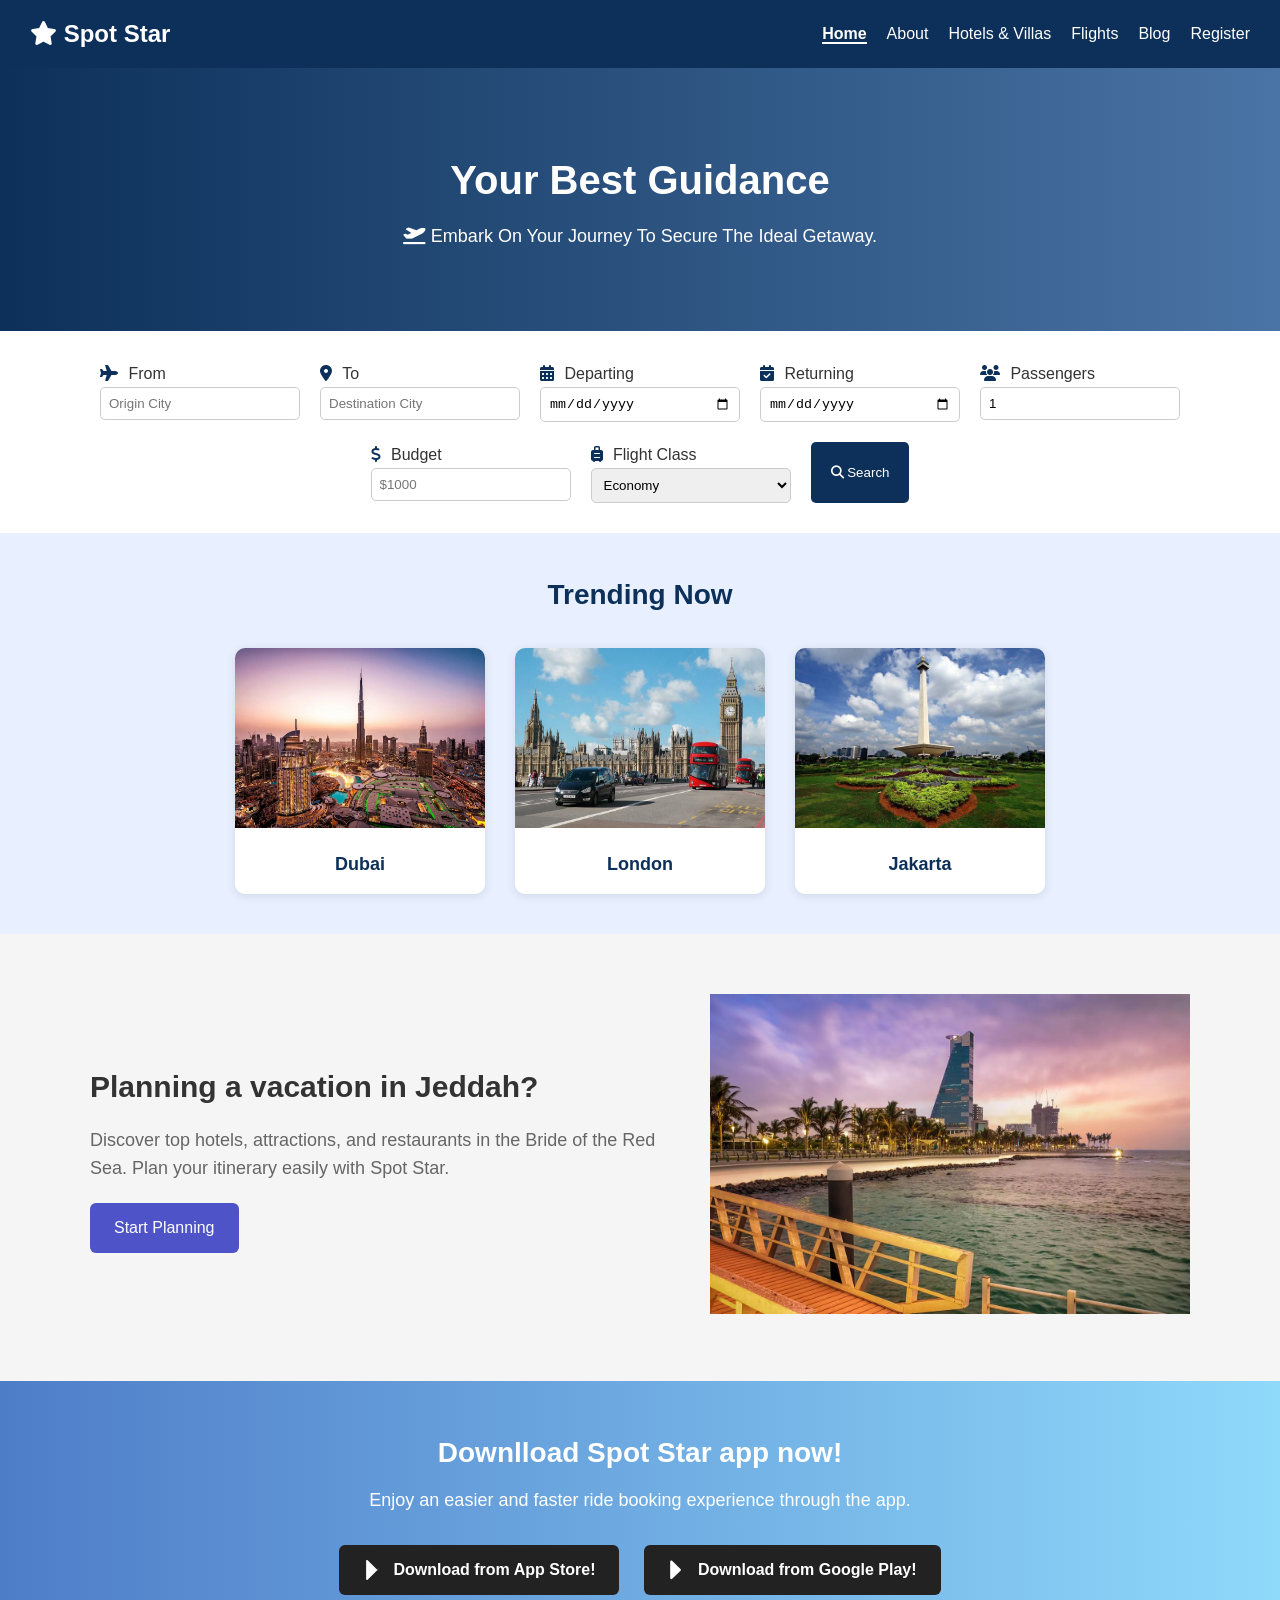
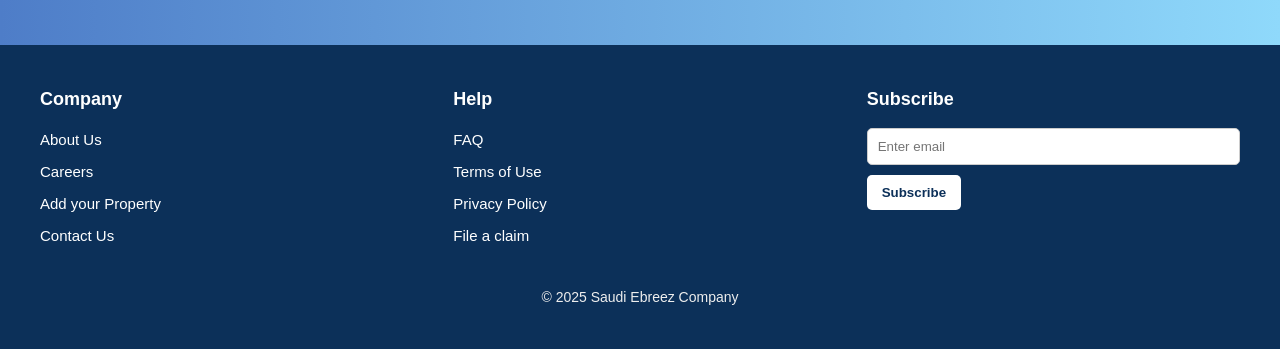
<file: Spot Star/index.html>
<!DOCTYPE html>
<html lang="en">
<head>
    <meta charset="UTF-8">
    <title>Home | Spot star</title>
    <link rel="stylesheet" href="style.css"/>
    <link rel="stylesheet" href="https://cdnjs.cloudflare.com/ajax/libs/font-awesome/6.4.0/css/all.min.css"/>
</head>
<body>
  <div class="wrapper">
    <!-- Header/Navbar -->
    <header>
        <div class="container nav-container">
            <div class="logo"><i class="fas fa-star"></i> Spot Star</div>
            <nav>
                <ul class="nav-links">
                    <li><a href="index.html" class="active">Home</a></li>
                    <li><a href="about.html">About</a></li>
                    <li><a href="hotels.html">Hotels & Villas</a></li>
                    <li><a href="flights.html">Flights</a></li>
                    <li><a href="blog.html">Blog</a></li>
                    <li><a href="register.php">Register</a></li>
                </ul>
            </nav>
        </div>
    </header>

    <!-- Hero Section -->
    <section class="hero">
        <div class="hero-text">
            <h1>Your Best Guidance</h1>
            <p><i class="fas fa-plane-departure"></i> Embark On Your Journey To Secure The Ideal Getaway.</p>
        </div>
    </section>

    <!-- Search Box -->
    <section class="search-section">
      <form class="search-form" action="results.html" method="get">
        <div class="input-group">
          <label><i class="fas fa-plane"></i> From</label>
          <input type="text" name="from" placeholder="Origin City">
        </div>
        <div class="input-group">
          <label><i class="fas fa-map-marker-alt"></i> To</label>
          <input type="text" name="to" placeholder="Destination City">
        </div>
        <div class="input-group">
          <label><i class="fas fa-calendar-alt"></i> Departing</label>
          <input type="date" name="depart">
        </div>
        <div class="input-group">
          <label><i class="fas fa-calendar-check"></i> Returning</label>
          <input type="date" name="return">
        </div>
        <div class="input-group">
          <label><i class="fas fa-users"></i> Passengers</label>
          <input type="number" name="passengers" min="1" value="1">
        </div>
        <div class="input-group">
          <label><i class="fas fa-dollar-sign"></i> Budget</label>
          <input type="number" name="budget" placeholder="$1000">
        </div>
        <div class="input-group">
          <label><i class="fas fa-suitcase-rolling"></i> Flight Class</label>
          <select name="class">
            <option>Economy</option>
            <option>Business</option>
            <option>First Class</option>
          </select>
        </div>
        <button type="submit" class="search-btn"><i class="fas fa-search"></i> Search</button>
      </form>      
    </section>

    <!-- Trending Section -->
<section class="trending">
    <h2>Trending Now</h2>
    <div class="destinations">
      <div class="destination-card">
        <img src="d.jpg" alt="Dubai">
        <h3>Dubai</h3>
      </div>
      <div class="destination-card">
        <img src="l.jpg" alt="London">
        <h3>London</h3>
      </div>
      <div class="destination-card">
        <img src="g.jpg" alt="Jakarta">
        <h3>Jakarta</h3>
      </div>
    </div>
  </section>  

<!--Vacation-->
<section class="vacation-jeddah">
    <div class="container">
      <div class="vacation-content">
        <div class="text">
          <h2>Planning a vacation in Jeddah?</h2>
          <p>Discover top hotels, attractions, and restaurants in the Bride of the Red Sea. Plan your itinerary easily with Spot Star.</p>
          <a href="#" class="btn">Start Planning</a>
        </div>
        <div class="image">
          <img src="j.jpg" alt="Vacation in Jeddah">
        </div>
      </div>
    </div>
  </section>
  
    <!--App Section-->
    <section class="download-app">
        <div class="container">
          <h2>Downlload Spot Star app now!</h2>
          <p>Enjoy an easier and faster ride booking experience through the app.</p>
          <div class="app-buttons">
            <a href="#" class="app-store">
              <svg xmlns="http://www.w3.org/2000/svg" width="20" height="20" fill="white" viewBox="0 0 384 512">
                <path d="M318.7 268.7L55.4 7.4C48.3.3 39.4-2.1 31.3.7S16 13.3 16 22.7V489.3c0 9.4 5.7 17.9 14.3 21.3c2.9 1.2 5.9 1.7 8.7 1.7c5.9 0 11.6-2.3 15.9-6.6l263.3-261.3c4.5-4.5 7-10.6 7-17s-2.5-12.5-7-17z"/>
              </svg>
              Download from App Store!
            </a>
            <a href="#" class="google-play">
              <svg xmlns="http://www.w3.org/2000/svg" width="20" height="20" fill="white" viewBox="0 0 512 512">
                <path d="M325.3 234.3L104.4 21.5C98.1 15.3 89.4 12.3 80.8 13.6c-8.6 1.4-16.2 6.4-20.5 13.9S56 47.5 56 56.7v398.5c0 9.2 3.4 17.9 9.3 24.5c5.9 6.6 14 10.3 22.4 10.3c4.3 0 8.6-1 12.6-2.9l220.9-212.8c5.6-5.4 8.8-12.9 8.8-20.7s-3.2-15.3-8.7-20.3z"/>
              </svg>
              Download from Google Play!
            </a>
          </div>
        </div>
      </section>      
      
    <!-- Footer -->
    <footer>
        <div class="footer-columns">
            <div>
                <h4>Company</h4>
                <ul>
                    <li><a href="#">About Us</a></li>
                    <li><a href="#">Careers</a></li>
                    <li><a href="#">Add your Property</a></li>
                    <li><a href="#">Contact Us</a></li>
                </ul>
            </div>
            <div>
                <h4>Help</h4>
                <ul>
                    <li><a href="#">FAQ</a></li>
                    <li><a href="#">Terms of Use</a></li>
                    <li><a href="#">Privacy Policy</a></li>
                    <li><a href="#">File a claim</a></li>
                </ul>
            </div>
            <div>
                <h4>Subscribe</h4>
                <input type="email" placeholder="Enter email">
                <button class="subscribe-btn">Subscribe</button>
            </div>
        </div>
        <p class="copyright">© 2025 Saudi Ebreez Company</p>
    </footer>
  </div>   
</body>
</html>
</file>
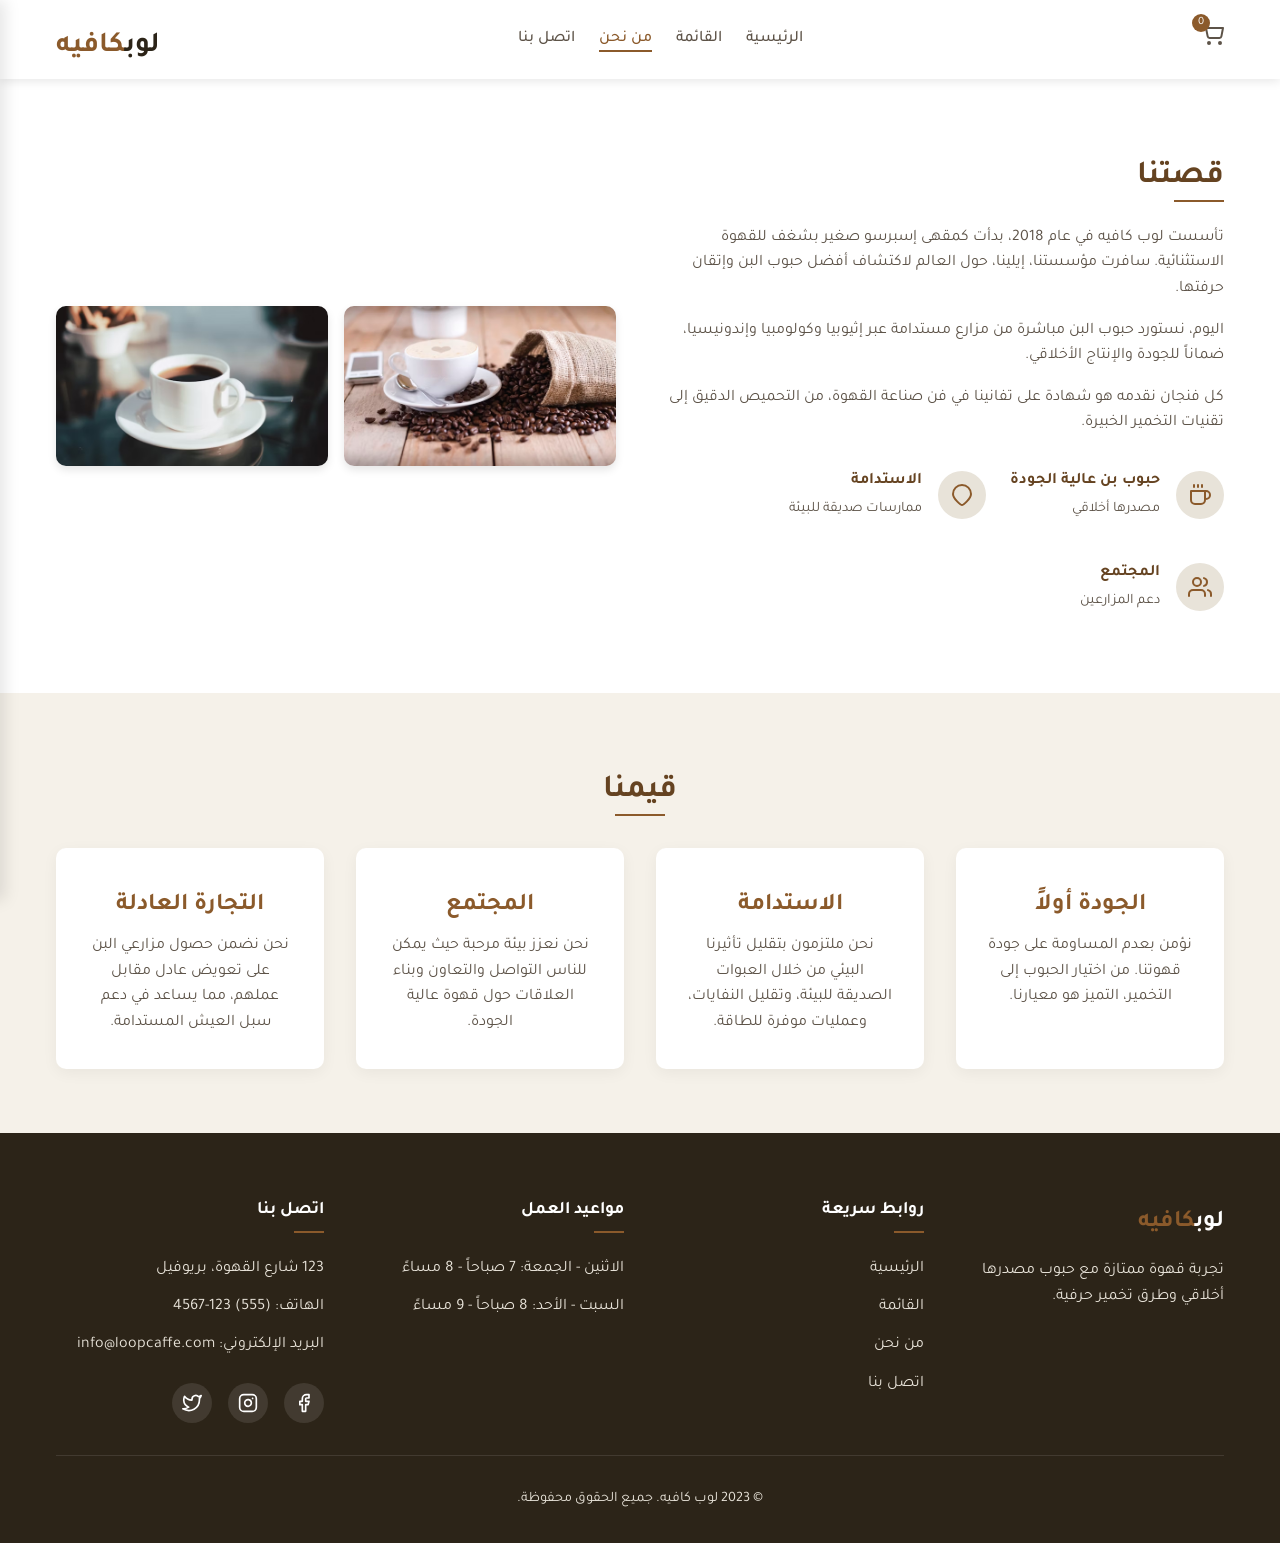
<file: Loop Cafe/about_ar.html>
<!DOCTYPE html>
<html lang="ar" dir="rtl">
<head>
  <meta charset="UTF-8">
  <meta name="viewport" content="width=device-width, initial-scale=1.0">
  <title>من نحن - لوب كافيه</title>
  <link rel="stylesheet" href="style.css">
  <link href="https://fonts.googleapis.com/css2?family=Playfair+Display:wght@400;700&family=Tajawal:wght@400;500;700&display=swap" rel="stylesheet">
</head>
<body>
  <header class="header">
    <div class="container">
      <div class="header-content">
        <div class="logo">
          <a href="index_ar.html">لوب<span>كافيه</span></a>
        </div>
        <nav class="main-nav">
          <ul>
            <li><a href="index_ar.html">الرئيسية</a></li>
            <li><a href="menu_ar.html">القائمة</a></li>
            <li><a href="about_ar.html" class="active">من نحن</a></li>
            <li><a href="contact_ar.html">اتصل بنا</a></li>
          </ul>
        </nav>
        <div class="header-icons">
          <div class="cart-icon" id="cart-icon">
            <svg xmlns="http://www.w3.org/2000/svg" width="24" height="24" viewBox="0 0 24 24" fill="none" stroke="currentColor" stroke-width="2" stroke-linecap="round" stroke-linejoin="round">
              <circle cx="9" cy="21" r="1"></circle>
              <circle cx="20" cy="21" r="1"></circle>
              <path d="M1 1h4l2.68 13.39a2 2 0 0 0 2 1.61h9.72a2 2 0 0 0 2-1.61L23 6H6"></path>
            </svg>
            <span class="cart-count" id="cart-count">0</span>
          </div>
          <button class="mobile-menu-btn" id="mobile-menu-toggle">
            <svg xmlns="http://www.w3.org/2000/svg" width="24" height="24" viewBox="0 0 24 24" fill="none" stroke="currentColor" stroke-width="2" stroke-linecap="round" stroke-linejoin="round">
              <line x1="3" y1="12" x2="21" y2="12"></line>
              <line x1="3" y1="6" x2="21" y2="6"></line>
              <line x1="3" y1="18" x2="21" y2="18"></line>
            </svg>
          </button>
        </div>
      </div>
      <div class="mobile-menu" id="mobile-menu">
        <nav>
          <a href="index_ar.html">الرئيسية</a>
          <a href="menu_ar.html">القائمة</a>
          <a href="about_ar.html">من نحن</a>
          <a href="contact_ar.html">اتصل بنا</a>
        </nav>
      </div>
    </div>
  </header>

  <main>
    <section id="about" class="about-section">
      <div class="container">
        <div class="about-grid">
          <div class="about-content">
            <h2>قصتنا</h2>
            <p>
              تأسست لوب كافيه في عام 2018، بدأت كمقهى إسبرسو صغير بشغف للقهوة الاستثنائية. 
              سافرت مؤسستنا، إيلينا، حول العالم لاكتشاف أفضل حبوب البن وإتقان حرفتها.
            </p>
            <p>
              اليوم، نستورد حبوب البن مباشرة من مزارع مستدامة عبر إثيوبيا وكولومبيا وإندونيسيا، 
              ضماناً للجودة والإنتاج الأخلاقي.
            </p>
            <p>
              كل فنجان نقدمه هو شهادة على تفانينا في فن صناعة القهوة، 
              من التحميص الدقيق إلى تقنيات التخمير الخبيرة.
            </p>
            
            <div class="about-features">
              <div class="feature">
                <div class="feature-icon">
                  <svg xmlns="http://www.w3.org/2000/svg" width="24" height="24" viewBox="0 0 24 24" fill="none" stroke="currentColor" stroke-width="2" stroke-linecap="round" stroke-linejoin="round">
                    <path d="M17 8h1a4 4 0 1 1 0 8h-1"></path>
                    <path d="M3 8h14v9a4 4 0 0 1-4 4H7a4 4 0 0 1-4-4V8z"></path>
                    <line x1="6" y1="2" x2="6" y2="4"></line>
                    <line x1="10" y1="2" x2="10" y2="4"></line>
                    <line x1="14" y1="2" x2="14" y2="4"></line>
                  </svg>
                </div>
                <div>
                  <h3>حبوب بن عالية الجودة</h3>
                  <p>مصدرها أخلاقي</p>
                </div>
              </div>
              
              <div class="feature">
                <div class="feature-icon">
                  <svg xmlns="http://www.w3.org/2000/svg" width="24" height="24" viewBox="0 0 24 24" fill="none" stroke="currentColor" stroke-width="2" stroke-linecap="round" stroke-linejoin="round">
                    <path d="M12 2a9 9 0 0 1 9 9c0 4.97-8 11-9 11S3 15.97 3 11a9 9 0 0 1 9-9z"></path>
                  </svg>
                </div>
                <div>
                  <h3>الاستدامة</h3>
                  <p>ممارسات صديقة للبيئة</p>
                </div>
              </div>
              
              <div class="feature">
                <div class="feature-icon">
                  <svg xmlns="http://www.w3.org/2000/svg" width="24" height="24" viewBox="0 0 24 24" fill="none" stroke="currentColor" stroke-width="2" stroke-linecap="round" stroke-linejoin="round">
                    <path d="M17 21v-2a4 4 0 0 0-4-4H5a4 4 0 0 0-4 4v2"></path>
                    <circle cx="9" cy="7" r="4"></circle>
                    <path d="M23 21v-2a4 4 0 0 0-3-3.87"></path>
                    <path d="M16 3.13a4 4 0 0 1 0 7.75"></path>
                  </svg>
                </div>
                <div>
                  <h3>المجتمع</h3>
                  <p>دعم المزارعين</p>
                </div>
              </div>
            </div>
          </div>
          
          <div class="about-images">
            <div class="image-grid">
              <img 
                src="البن.avif" 
                alt="داخل المقهى"
              />
              <img 
                src="كوب قهوة.avif" 
                alt="حبوب البن"
              />

        
            </div>
          </div>
        </div>
      </div>
    </section>
    
    <section class="values-section">
      <div class="container">
        <h2>قيمنا</h2>
        <div class="values-grid">
          <div class="value-card">
            <h3>الجودة أولاً</h3>
            <p>نؤمن بعدم المساومة على جودة قهوتنا. من اختيار الحبوب إلى التخمير، التميز هو معيارنا.</p>
          </div>
          
          <div class="value-card">
            <h3>الاستدامة</h3>
            <p>نحن ملتزمون بتقليل تأثيرنا البيئي من خلال العبوات الصديقة للبيئة، وتقليل النفايات، وعمليات موفرة للطاقة.</p>
          </div>
          
          <div class="value-card">
            <h3>المجتمع</h3>
            <p>نحن نعزز بيئة مرحبة حيث يمكن للناس التواصل والتعاون وبناء العلاقات حول قهوة عالية الجودة.</p>
          </div>
          
          <div class="value-card">
            <h3>التجارة العادلة</h3>
            <p>نحن نضمن حصول مزارعي البن على تعويض عادل مقابل عملهم، مما يساعد في دعم سبل العيش المستدامة.</p>
          </div>
        </div>
      </div>
    </section>
  </main>

  <footer class="footer">
    <div class="container">
      <div class="footer-content">
        <div class="footer-col">
          <h3 class="logo">لوب<span>كافيه</span></h3>
          <p>تجربة قهوة ممتازة مع حبوب مصدرها أخلاقي وطرق تخمير حرفية.</p>
        </div>

        <div class="footer-col">
          <h4>روابط سريعة</h4>
          <ul>
            <li><a href="index_ar.html">الرئيسية</a></li>
            <li><a href="menu_ar.html">القائمة</a></li>
            <li><a href="about_ar.html">من نحن</a></li>
            <li><a href="contact_ar.html">اتصل بنا</a></li>
          </ul>
        </div>

        <div class="footer-col">
          <h4>مواعيد العمل</h4>
          <ul class="hours">
            <li>الاثنين - الجمعة: 7 صباحاً - 8 مساءً</li>
            <li>السبت - الأحد: 8 صباحاً - 9 مساءً</li>
          </ul>
        </div>

        <div class="footer-col">
          <h4>اتصل بنا</h4>
          <ul class="contact">
            <li>123 شارع القهوة، بريوفيل</li>
            <li>الهاتف: (555) 123-4567</li>
            <li>البريد الإلكتروني: info@loopcaffe.com</li>
          </ul>
          <div class="social-icons">
            <a href="#" aria-label="فيسبوك">
              <svg xmlns="http://www.w3.org/2000/svg" width="20" height="20" viewBox="0 0 24 24" fill="none" stroke="currentColor" stroke-width="2" stroke-linecap="round" stroke-linejoin="round"><path d="M18 2h-3a5 5 0 0 0-5 5v3H7v4h3v8h4v-8h3l1-4h-4V7a1 1 0 0 1 1-1h3z"></path></svg>
            </a>
            <a href="#" aria-label="انستغرام">
              <svg xmlns="http://www.w3.org/2000/svg" width="20" height="20" viewBox="0 0 24 24" fill="none" stroke="currentColor" stroke-width="2" stroke-linecap="round" stroke-linejoin="round"><rect x="2" y="2" width="20" height="20" rx="5" ry="5"></rect><path d="M16 11.37A4 4 0 1 1 12.63 8 4 4 0 0 1 16 11.37z"></path><line x1="17.5" y1="6.5" x2="17.51" y2="6.5"></line></svg>
            </a>
            <a href="#" aria-label="تويتر">
              <svg xmlns="http://www.w3.org/2000/svg" width="20" height="20" viewBox="0 0 24 24" fill="none" stroke="currentColor" stroke-width="2" stroke-linecap="round" stroke-linejoin="round"><path d="M23 3a10.9 10.9 0 0 1-3.14 1.53 4.48 4.48 0 0 0-7.86 3v1A10.66 10.66 0 0 1 3 4s-4 9 5 13a11.64 11.64 0 0 1-7 2c9 5 20 0 20-11.5a4.5 4.5 0 0 0-.08-.83A7.72 7.72 0 0 0 23 3z"></path></svg>
            </a>
          </div>
        </div>
      </div>

      <div class="copyright">
        <p>&copy; 2023 لوب كافيه. جميع الحقوق محفوظة.</p>
      </div>
    </div>
  </footer>

  <!-- Cart Modal -->
  <div id="cart-modal" class="cart-modal">
    <div class="cart-content">
      <div class="cart-header">
        <h3>سلة التسوق</h3>
        <button id="close-cart" class="close-cart">
          <svg xmlns="http://www.w3.org/2000/svg" width="24" height="24" viewBox="0 0 24 24" fill="none" stroke="currentColor" stroke-width="2" stroke-linecap="round" stroke-linejoin="round">
            <line x1="18" y1="6" x2="6" y2="18"></line>
            <line x1="6" y1="6" x2="18" y2="18"></line>
          </svg>
        </button>
      </div>
      <div id="cart-items" class="cart-items">
        <!-- Cart items will be added here dynamically -->
      </div>
      <div class="cart-summary">
        <div class="summary-row">
          <span>المجموع الفرعي:</span>
          <span id="cart-subtotal">$0.00</span>
        </div>
        <div class="summary-row">
          <span>ضريبة القيمة المضافة (15%):</span>
          <span id="cart-vat">$0.00</span>
        </div>
        <div class="summary-row total">
          <span>المجموع:</span>
          <span id="cart-total">$0.00</span>
        </div>
      </div>
      <div class="cart-actions">
        <button id="clear-cart" class="btn btn-secondary">إفراغ السلة</button>
        <button id="checkout" class="btn btn-primary">الدفع</button>
      </div>
    </div>
  </div>

  <script src="script_ar.js"></script>
</body>
</html>
</file>
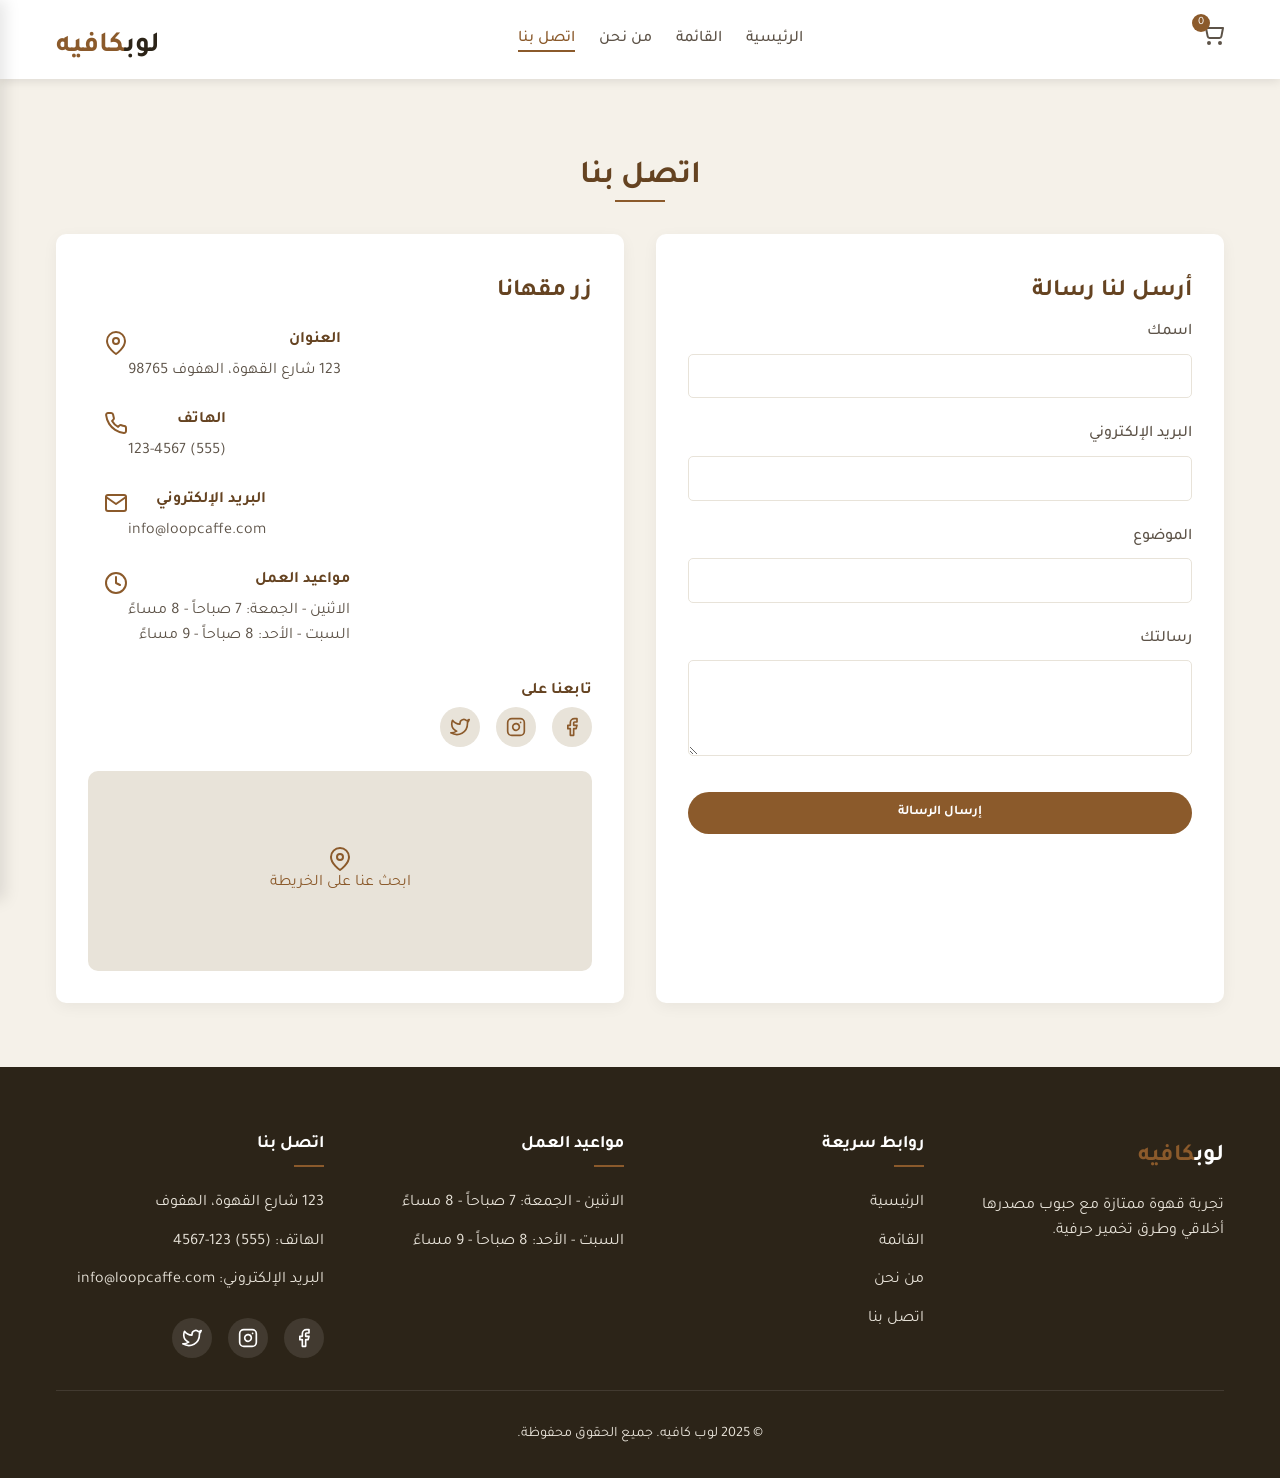
<file: Loop Cafe/contact_ar.html>
<!DOCTYPE html>
<html lang="ar" dir="rtl">
<head>
  <meta charset="UTF-8">
  <meta name="viewport" content="width=device-width, initial-scale=1.0">
  <title>اتصل بنا - لوب كافيه</title>
  <link rel="stylesheet" href="style.css">
  <link href="https://fonts.googleapis.com/css2?family=Playfair+Display:wght@400;700&family=Tajawal:wght@400;500;700&display=swap" rel="stylesheet">
</head>
<body>
  <header class="header">
    <div class="container">
      <div class="header-content">
        <div class="logo">
          <a href="index_ar.html">لوب<span>كافيه</span></a>
        </div>
        <nav class="main-nav">
          <ul>
            <li><a href="index_ar.html">الرئيسية</a></li>
            <li><a href="menu_ar.html">القائمة</a></li>
            <li><a href="about_ar.html">من نحن</a></li>
            <li><a href="contact_ar.html" class="active">اتصل بنا</a></li>
          </ul>
        </nav>
        <div class="header-icons">
          <div class="cart-icon" id="cart-icon">
            <svg xmlns="http://www.w3.org/2000/svg" width="24" height="24" viewBox="0 0 24 24" fill="none" stroke="currentColor" stroke-width="2" stroke-linecap="round" stroke-linejoin="round">
              <circle cx="9" cy="21" r="1"></circle>
              <circle cx="20" cy="21" r="1"></circle>
              <path d="M1 1h4l2.68 13.39a2 2 0 0 0 2 1.61h9.72a2 2 0 0 0 2-1.61L23 6H6"></path>
            </svg>
            <span class="cart-count" id="cart-count">0</span>
          </div>
          <button class="mobile-menu-btn" id="mobile-menu-toggle">
            <svg xmlns="http://www.w3.org/2000/svg" width="24" height="24" viewBox="0 0 24 24" fill="none" stroke="currentColor" stroke-width="2" stroke-linecap="round" stroke-linejoin="round">
              <line x1="3" y1="12" x2="21" y2="12"></line>
              <line x1="3" y1="6" x2="21" y2="6"></line>
              <line x1="3" y1="18" x2="21" y2="18"></line>
            </svg>
          </button>
        </div>
      </div>
      <div class="mobile-menu" id="mobile-menu">
        <nav>
          <a href="index_ar.html">الرئيسية</a>
          <a href="menu_ar.html">القائمة</a>
          <a href="about_ar.html">من نحن</a>
          <a href="contact_ar.html">اتصل بنا</a>
        </nav>
      </div>
    </div>
  </header>

  <main>
    <section id="contact" class="contact-section">
      <div class="container">
        <h2>اتصل بنا</h2>
        
        <div class="contact-grid">
          <div class="contact-form-container">
            <div class="contact-form-card">
              <h3>أرسل لنا رسالة</h3>
              
              <form id="contact-form" class="contact-form">
                <div class="form-group">
                  <label for="name">اسمك</label>
                  <input type="text" id="name" name="name" required>
                  <span class="error-message" id="name-error"></span>
                </div>
                
                <div class="form-group">
                  <label for="email">البريد الإلكتروني</label>
                  <input type="email" id="email" name="email" required>
                  <span class="error-message" id="email-error"></span>
                </div>
                
                <div class="form-group">
                  <label for="subject">الموضوع</label>
                  <input type="text" id="subject" name="subject" required>
                  <span class="error-message" id="subject-error"></span>
                </div>
                
                <div class="form-group">
                  <label for="message">رسالتك</label>
                  <textarea id="message" name="message" rows="4" required></textarea>
                  <span class="error-message" id="message-error"></span>
                </div>
                
                <button type="submit" class="btn btn-primary btn-block">إرسال الرسالة</button>
              </form>
            </div>
          </div>
          
          <div class="contact-info-container">
            <div class="contact-info-card">
              <h3>زر مقهانا</h3>
              
              <div class="contact-info">
                <div class="contact-item">
                  <div class="contact-icon">
                    <svg xmlns="http://www.w3.org/2000/svg" width="24" height="24" viewBox="0 0 24 24" fill="none" stroke="currentColor" stroke-width="2" stroke-linecap="round" stroke-linejoin="round">
                      <path d="M21 10c0 7-9 13-9 13s-9-6-9-13a9 9 0 0 1 18 0z"></path>
                      <circle cx="12" cy="10" r="3"></circle>
                    </svg>
                  </div>
                  <div>
                    <h4>العنوان</h4>
                    <p>123 شارع القهوة، الهفوف 98765</p>
                  </div>
                </div>
                
                <div class="contact-item">
                  <div class="contact-icon">
                    <svg xmlns="http://www.w3.org/2000/svg" width="24" height="24" viewBox="0 0 24 24" fill="none" stroke="currentColor" stroke-width="2" stroke-linecap="round" stroke-linejoin="round">
                      <path d="M22 16.92v3a2 2 0 0 1-2.18 2 19.79 19.79 0 0 1-8.63-3.07 19.5 19.5 0 0 1-6-6 19.79 19.79 0 0 1-3.07-8.67A2 2 0 0 1 4.11 2h3a2 2 0 0 1 2 1.72 12.84 12.84 0 0 0 .7 2.81 2 2 0 0 1-.45 2.11L8.09 9.91a16 16 0 0 0 6 6l1.27-1.27a2 2 0 0 1 2.11-.45 12.84 12.84 0 0 0 2.81.7A2 2 0 0 1 22 16.92z"></path>
                    </svg>
                  </div>
                  <div>
                    <h4>الهاتف</h4>
                    <p>(555) 123-4567</p>
                  </div>
                </div>
                
                <div class="contact-item">
                  <div class="contact-icon">
                    <svg xmlns="http://www.w3.org/2000/svg" width="24" height="24" viewBox="0 0 24 24" fill="none" stroke="currentColor" stroke-width="2" stroke-linecap="round" stroke-linejoin="round">
                      <path d="M4 4h16c1.1 0 2 .9 2 2v12c0 1.1-.9 2-2 2H4c-1.1 0-2-.9-2-2V6c0-1.1.9-2 2-2z"></path>
                      <polyline points="22,6 12,13 2,6"></polyline>
                    </svg>
                  </div>
                  <div>
                    <h4>البريد الإلكتروني</h4>
                    <p>info@loopcaffe.com</p>
                  </div>
                </div>
                
                <div class="contact-item">
                  <div class="contact-icon">
                    <svg xmlns="http://www.w3.org/2000/svg" width="24" height="24" viewBox="0 0 24 24" fill="none" stroke="currentColor" stroke-width="2" stroke-linecap="round" stroke-linejoin="round">
                      <circle cx="12" cy="12" r="10"></circle>
                      <polyline points="12 6 12 12 16 14"></polyline>
                    </svg>
                  </div>
                  <div>
                    <h4>مواعيد العمل</h4>
                    <p>الاثنين - الجمعة: 7 صباحاً - 8 مساءً</p>
                    <p>السبت - الأحد: 8 صباحاً - 9 مساءً</p>
                  </div>
                </div>
              </div>
              
              <div class="social-media">
                <h4>تابعنا على</h4>
                <div class="social-links">
                  <a href="#" class="social-link">
                    <svg xmlns="http://www.w3.org/2000/svg" width="20" height="20" viewBox="0 0 24 24" fill="none" stroke="currentColor" stroke-width="2" stroke-linecap="round" stroke-linejoin="round"><path d="M18 2h-3a5 5 0 0 0-5 5v3H7v4h3v8h4v-8h3l1-4h-4V7a1 1 0 0 1 1-1h3z"></path></svg>
                  </a>
                  <a href="#" class="social-link">
                    <svg xmlns="http://www.w3.org/2000/svg" width="20" height="20" viewBox="0 0 24 24" fill="none" stroke="currentColor" stroke-width="2" stroke-linecap="round" stroke-linejoin="round"><rect x="2" y="2" width="20" height="20" rx="5" ry="5"></rect><path d="M16 11.37A4 4 0 1 1 12.63 8 4 4 0 0 1 16 11.37z"></path><line x1="17.5" y1="6.5" x2="17.51" y2="6.5"></line></svg>
                  </a>
                  <a href="#" class="social-link">
                    <svg xmlns="http://www.w3.org/2000/svg" width="20" height="20" viewBox="0 0 24 24" fill="none" stroke="currentColor" stroke-width="2" stroke-linecap="round" stroke-linejoin="round"><path d="M23 3a10.9 10.9 0 0 1-3.14 1.53 4.48 4.48 0 0 0-7.86 3v1A10.66 10.66 0 0 1 3 4s-4 9 5 13a11.64 11.64 0 0 1-7 2c9 5 20 0 20-11.5a4.5 4.5 0 0 0-.08-.83A7.72 7.72 0 0 0 23 3z"></path></svg>
                  </a>
                </div>
              </div>
              
              <div class="map-container">
                <div class="map-placeholder">
                  <svg xmlns="http://www.w3.org/2000/svg" width="24" height="24" viewBox="0 0 24 24" fill="none" stroke="currentColor" stroke-width="2" stroke-linecap="round" stroke-linejoin="round">
                    <path d="M21 10c0 7-9 13-9 13s-9-6-9-13a9 9 0 0 1 18 0z"></path>
                    <circle cx="12" cy="10" r="3"></circle>
                  </svg>
                  <span>ابحث عنا على الخريطة</span>
                </div>
              </div>
            </div>
          </div>
        </div>
      </div>
    </section>
  </main>

  <footer class="footer">
    <div class="container">
      <div class="footer-content">
        <div class="footer-col">
          <h3 class="logo">لوب<span>كافيه</span></h3>
          <p>تجربة قهوة ممتازة مع حبوب مصدرها أخلاقي وطرق تخمير حرفية.</p>
        </div>

        <div class="footer-col">
          <h4>روابط سريعة</h4>
          <ul>
            <li><a href="index_ar.html">الرئيسية</a></li>
            <li><a href="menu_ar.html">القائمة</a></li>
            <li><a href="about_ar.html">من نحن</a></li>
            <li><a href="contact_ar.html">اتصل بنا</a></li>
          </ul>
        </div>

        <div class="footer-col">
          <h4>مواعيد العمل</h4>
          <ul class="hours">
            <li>الاثنين - الجمعة: 7 صباحاً - 8 مساءً</li>
            <li>السبت - الأحد: 8 صباحاً - 9 مساءً</li>
          </ul>
        </div>

        <div class="footer-col">
          <h4>اتصل بنا</h4>
          <ul class="contact">
            <li>123 شارع القهوة، الهفوف</li>
            <li>الهاتف: (555) 123-4567</li>
            <li>البريد الإلكتروني: info@loopcaffe.com</li>
          </ul>
          <div class="social-icons">
            <a href="#" aria-label="فيسبوك">
              <svg xmlns="http://www.w3.org/2000/svg" width="20" height="20" viewBox="0 0 24 24" fill="none" stroke="currentColor" stroke-width="2" stroke-linecap="round" stroke-linejoin="round"><path d="M18 2h-3a5 5 0 0 0-5 5v3H7v4h3v8h4v-8h3l1-4h-4V7a1 1 0 0 1 1-1h3z"></path></svg>
            </a>
            <a href="#" aria-label="انستغرام">
              <svg xmlns="http://www.w3.org/2000/svg" width="20" height="20" viewBox="0 0 24 24" fill="none" stroke="currentColor" stroke-width="2" stroke-linecap="round" stroke-linejoin="round"><rect x="2" y="2" width="20" height="20" rx="5" ry="5"></rect><path d="M16 11.37A4 4 0 1 1 12.63 8 4 4 0 0 1 16 11.37z"></path><line x1="17.5" y1="6.5" x2="17.51" y2="6.5"></line></svg>
            </a>
            <a href="#" aria-label="تويتر">
              <svg xmlns="http://www.w3.org/2000/svg" width="20" height="20" viewBox="0 0 24 24" fill="none" stroke="currentColor" stroke-width="2" stroke-linecap="round" stroke-linejoin="round"><path d="M23 3a10.9 10.9 0 0 1-3.14 1.53 4.48 4.48 0 0 0-7.86 3v1A10.66 10.66 0 0 1 3 4s-4 9 5 13a11.64 11.64 0 0 1-7 2c9 5 20 0 20-11.5a4.5 4.5 0 0 0-.08-.83A7.72 7.72 0 0 0 23 3z"></path></svg>
            </a>
          </div>
        </div>
      </div>

      <div class="copyright">
        <p>&copy; 2025 لوب كافيه. جميع الحقوق محفوظة.</p>
      </div>
    </div>
  </footer>

  <!-- Cart Modal -->
  <div id="cart-modal" class="cart-modal">
    <div class="cart-content">
      <div class="cart-header">
        <h3>سلة التسوق</h3>
        <button id="close-cart" class="close-cart">
          <svg xmlns="http://www.w3.org/2000/svg" width="24" height="24" viewBox="0 0 24 24" fill="none" stroke="currentColor" stroke-width="2" stroke-linecap="round" stroke-linejoin="round">
            <line x1="18" y1="6" x2="6" y2="18"></line>
            <line x1="6" y1="6" x2="18" y2="18"></line>
          </svg>
        </button>
      </div>
      <div id="cart-items" class="cart-items">
        <!-- Cart items will be added here dynamically -->
      </div>
      <div class="cart-summary">
        <div class="summary-row">
          <span>المجموع الفرعي:</span>
          <span id="cart-subtotal">$0.00</span>
        </div>
        <div class="summary-row">
          <span>ضريبة القيمة المضافة (15%):</span>
          <span id="cart-vat">$0.00</span>
        </div>
        <div class="summary-row total">
          <span>المجموع:</span>
          <span id="cart-total">$0.00</span>
        </div>
      </div>
      <div class="cart-actions">
        <button id="clear-cart" class="btn btn-secondary">إفراغ السلة</button>
        <button id="checkout" class="btn btn-primary">الدفع</button>
      </div>
    </div>
  </div>
  
  <div id="success-message" class="message-modal hidden">
    <div class="message-content">
      <div class="message-icon success">
        <svg xmlns="http://www.w3.org/2000/svg" width="32" height="32" viewBox="0 0 24 24" fill="none" stroke="currentColor" stroke-width="2" stroke-linecap="round" stroke-linejoin="round">
          <path d="M22 11.08V12a10 10 0 1 1-5.93-9.14"></path>
          <polyline points="22 4 12 14.01 9 11.01"></polyline>
        </svg>
      </div>
      <h3>تم إرسال الرسالة!</h3>
      <p>شكراً لرسالتك! سنقوم بالرد عليك قريباً.</p>
      <button id="close-success" class="btn btn-primary">إغلاق</button>
    </div>
  </div>

  <script src="script_ar.js"></script>
</body>
</html>
</file>
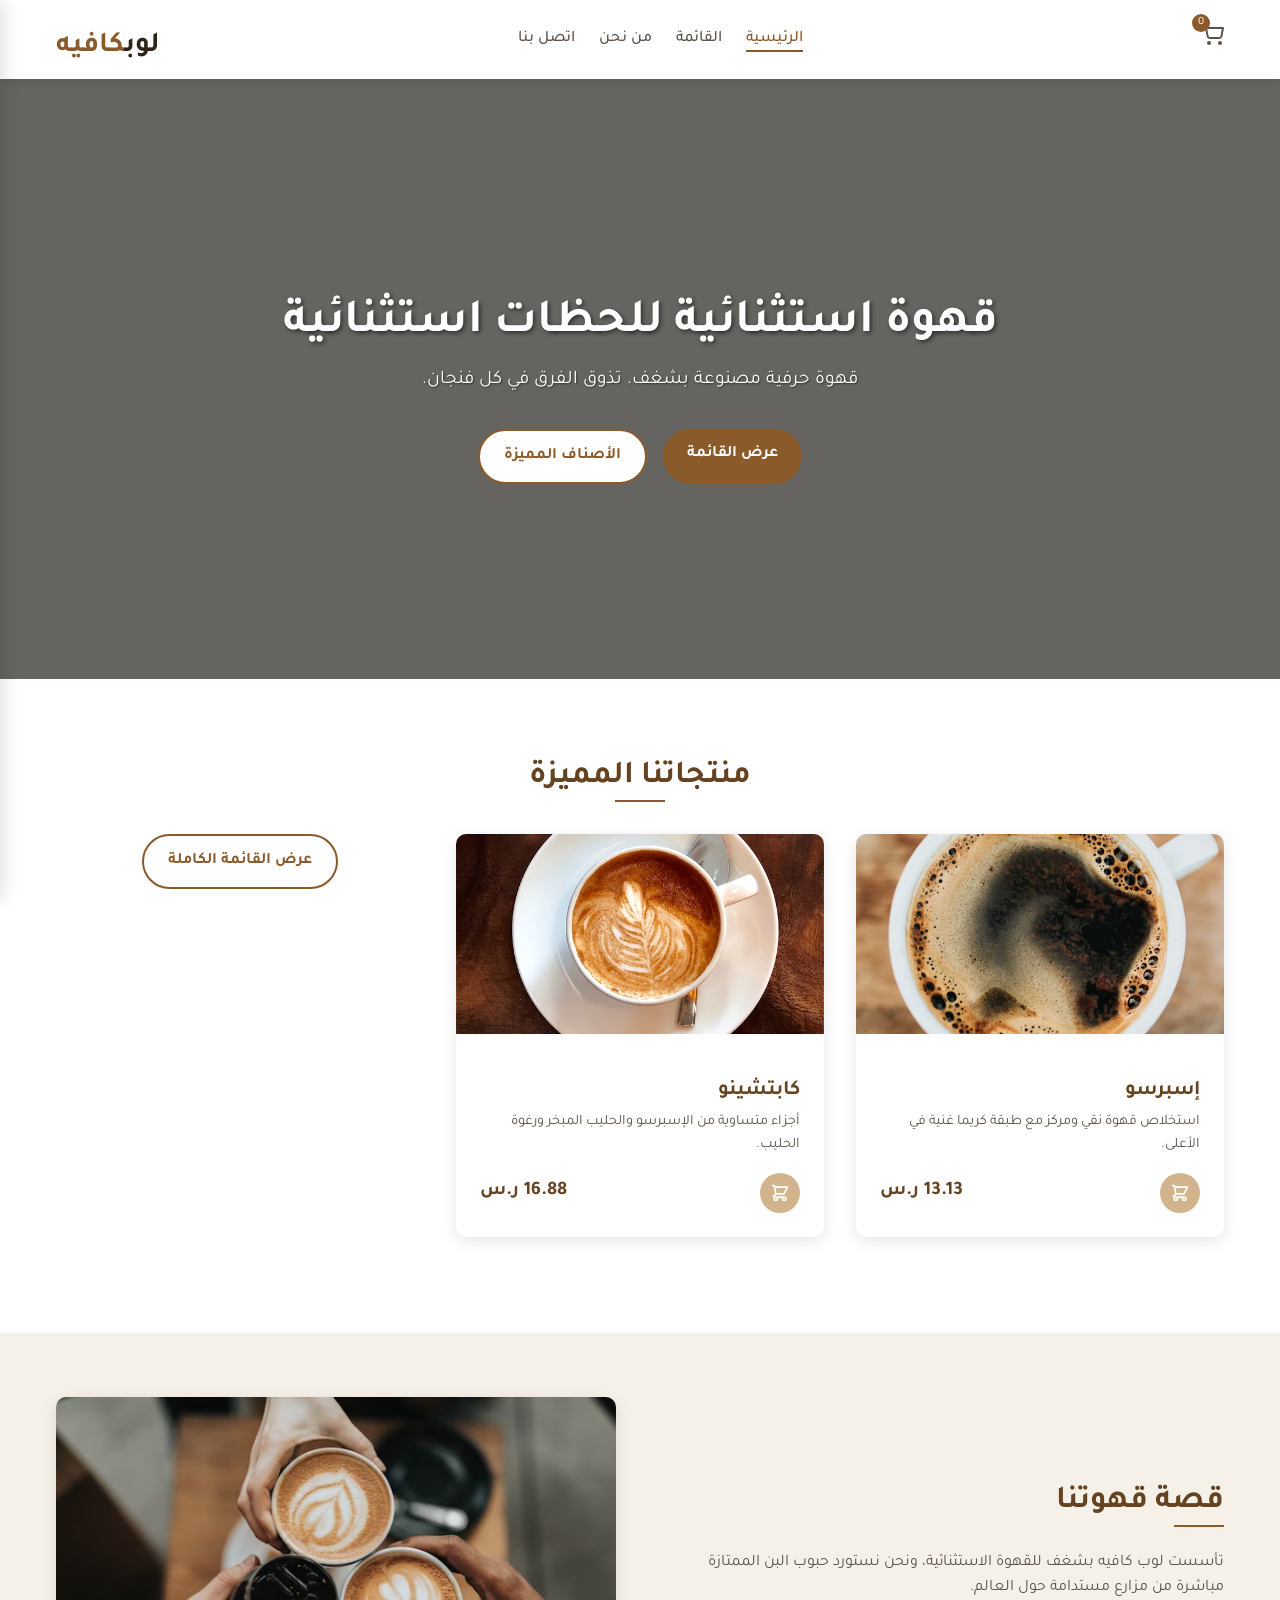
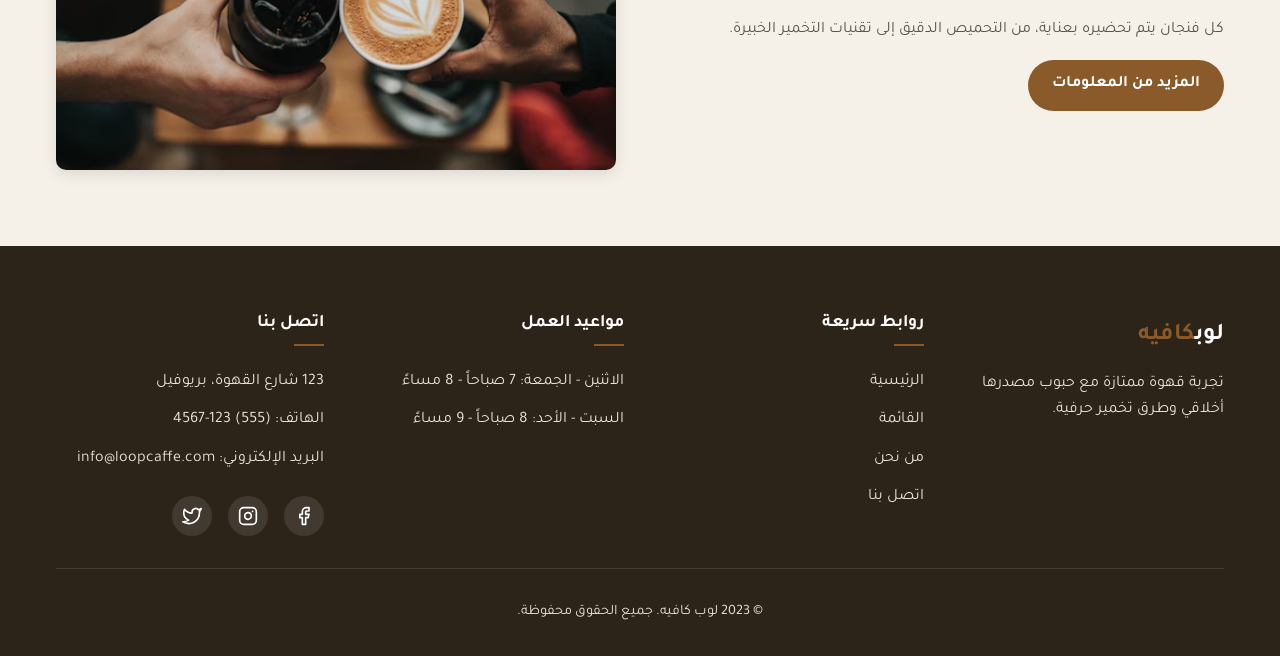
<file: Loop Cafe/index_ar.html>
<!DOCTYPE html>
<html lang="ar" dir="rtl">
<head>
  <meta charset="UTF-8">
  <meta name="viewport" content="width=device-width, initial-scale=1.0">
  <title>لوب كافيه - مقهى مميز</title>
  <link rel="stylesheet" href="style.css">
  <link href="https://fonts.googleapis.com/css2?family=Playfair+Display:wght@400;700&family=Tajawal:wght@400;500;700&display=swap" rel="stylesheet">
</head>
<body>
  <header class="header">
    <div class="container">
      <div class="header-content">
        <div class="logo">
          <a href="index_ar.html">لوب<span>كافيه</span></a>
        </div>
        <nav class="main-nav">
          <ul>
            <li><a href="index_ar.html" class="active">الرئيسية</a></li>
            <li><a href="menu_ar.html">القائمة</a></li>
            <li><a href="about_ar.html">من نحن</a></li>
            <li><a href="contact_ar.html">اتصل بنا</a></li>
          </ul>
        </nav>
        <div class="header-icons">
          <div class="cart-icon" id="cart-icon">
            <svg xmlns="http://www.w3.org/2000/svg" width="24" height="24" viewBox="0 0 24 24" fill="none" stroke="currentColor" stroke-width="2" stroke-linecap="round" stroke-linejoin="round">
              <circle cx="9" cy="21" r="1"></circle>
              <circle cx="20" cy="21" r="1"></circle>
              <path d="M1 1h4l2.68 13.39a2 2 0 0 0 2 1.61h9.72a2 2 0 0 0 2-1.61L23 6H6"></path>
            </svg>
            <span class="cart-count" id="cart-count">0</span>
          </div>
          <button class="mobile-menu-btn" id="mobile-menu-toggle">
            <svg xmlns="http://www.w3.org/2000/svg" width="24" height="24" viewBox="0 0 24 24" fill="none" stroke="currentColor" stroke-width="2" stroke-linecap="round" stroke-linejoin="round">
              <line x1="3" y1="12" x2="21" y2="12"></line>
              <line x1="3" y1="6" x2="21" y2="6"></line>
              <line x1="3" y1="18" x2="21" y2="18"></line>
            </svg>
          </button>
        </div>
      </div>
      <div class="mobile-menu" id="mobile-menu">
        <nav>
          <a href="index_ar.html">الرئيسية</a>
          <a href="menu_ar.html">القائمة</a>
          <a href="about_ar.html">من نحن</a>
          <a href="contact_ar.html">اتصل بنا</a>
        </nav>
      </div>
    </div>
  </header>

  <main>
    <!-- Hero Section -->
    <section class="hero-section">
      <div class="hero-content">
        <h1>قهوة استثنائية للحظات استثنائية</h1>
        <p>قهوة حرفية مصنوعة بشغف. تذوق الفرق في كل فنجان.</p>
        <div class="hero-buttons">
          <a href="menu_ar.html" class="btn btn-primary">عرض القائمة</a>
          <a href="#featured" class="btn btn-secondary">الأصناف المميزة</a>
        </div>
      </div>
    </section>

    <!-- Featured Products Section -->
    <section id="featured" class="featured-products">
      <div class="container">
        <h2>منتجاتنا المميزة</h2>
        <div class="product-grid">
          <!-- Product Card 1 -->
          <div class="product-card featured">
            <img src="إسبرسو.avif" alt="إسبرسو">
            <div class="product-info">
              <h3>إسبرسو</h3>
              <p>استخلاص قهوة نقي ومركز مع طبقة كريما غنية في الأعلى.</p>
              <div class="product-footer">
                <span class="price">13.13 ر.س</span>
                <button class="add-to-cart-btn" data-id="1" data-name="إسبرسو" data-price="3.50">
                  <svg xmlns="http://www.w3.org/2000/svg" width="20" height="20" viewBox="0 0 24 24" fill="none" stroke="currentColor" stroke-width="2" stroke-linecap="round" stroke-linejoin="round">
                    <path d="M3 3h2l.4 2M7 13h10l4-8H5.4M7 13L5.4 5M7 13l-2.293 2.293c-.63.63-.184 1.707.707 1.707H17m0 0a2 2 0 1 0 0 4 2 2 0 0 0 0-4zm-8 2a2 2 0 1 1-4 0 2 2 0 0 1 4 0z"></path>
                  </svg>
                </button>
              </div>
            </div>
          </div>

          <!-- Product Card 2 -->
          <div class="product-card featured">
            <img src="كابتشينو.avif" alt="كابتشينو">
            <div class="product-info">
              <h3>كابتشينو</h3>
              <p>أجزاء متساوية من الإسبرسو والحليب المبخر ورغوة الحليب.</p>
              <div class="product-footer">
                <span class="price">16.88 ر.س</span>
                <button class="add-to-cart-btn" data-id="2" data-name="كابتشينو" data-price="4.50">
                  <svg xmlns="http://www.w3.org/2000/svg" width="20" height="20" viewBox="0 0 24 24" fill="none" stroke="currentColor" stroke-width="2" stroke-linecap="round" stroke-linejoin="round">
                    <path d="M3 3h2l.4 2M7 13h10l4-8H5.4M7 13L5.4 5M7 13l-2.293 2.293c-.63.63-.184 1.707.707 1.707H17m0 0a2 2 0 1 0 0 4 2 2 0 0 0 0-4zm-8 2a2 2 0 1 1-4 0 2 2 0 0 1 4 0z"></path>
                  </svg>
                </button>
              </div>
            </div>
          </div>

        <div class="text-center">
          <a href="menu_ar.html" class="btn btn-secondary">عرض القائمة الكاملة</a>
        </div>
      </div>
    </section>

    <!-- About Section Preview -->
    <section class="about-preview">
      <div class="container">
        <div class="about-grid">
          <div class="about-content">
            <h2>قصة قهوتنا</h2>
            <p>تأسست لوب كافيه بشغف للقهوة الاستثنائية، ونحن نستورد حبوب البن الممتازة مباشرة من مزارع مستدامة حول العالم.</p>
            <p>كل فنجان يتم تحضيره بعناية، من التحميص الدقيق إلى تقنيات التخمير الخبيرة.</p>
            <a href="about_ar.html" class="btn btn-primary">المزيد من المعلومات</a>
          </div>
          <div class="about-image">
            <img src="قصة قهوتنا.avif" alt="تخمير القهوة">
          </div>
        </div>
      </div>
    </section>
  </main>

  <footer class="footer">
    <div class="container">
      <div class="footer-content">
        <div class="footer-col">
          <h3 class="logo">لوب<span>كافيه</span></h3>
          <p>تجربة قهوة ممتازة مع حبوب مصدرها أخلاقي وطرق تخمير حرفية.</p>
        </div>

        <div class="footer-col">
          <h4>روابط سريعة</h4>
          <ul>
            <li><a href="index_ar.html">الرئيسية</a></li>
            <li><a href="menu_ar.html">القائمة</a></li>
            <li><a href="about_ar.html">من نحن</a></li>
            <li><a href="contact_ar.html">اتصل بنا</a></li>
          </ul>
        </div>

        <div class="footer-col">
          <h4>مواعيد العمل</h4>
          <ul class="hours">
            <li>الاثنين - الجمعة: 7 صباحاً - 8 مساءً</li>
            <li>السبت - الأحد: 8 صباحاً - 9 مساءً</li>
          </ul>
        </div>

        <div class="footer-col">
          <h4>اتصل بنا</h4>
          <ul class="contact">
            <li>123 شارع القهوة، بريوفيل</li>
            <li>الهاتف: (555) 123-4567</li>
            <li>البريد الإلكتروني: info@loopcaffe.com</li>
          </ul>
          <div class="social-icons">
            <a href="#" aria-label="فيسبوك">
              <svg xmlns="http://www.w3.org/2000/svg" width="20" height="20" viewBox="0 0 24 24" fill="none" stroke="currentColor" stroke-width="2" stroke-linecap="round" stroke-linejoin="round"><path d="M18 2h-3a5 5 0 0 0-5 5v3H7v4h3v8h4v-8h3l1-4h-4V7a1 1 0 0 1 1-1h3z"></path></svg>
            </a>
            <a href="#" aria-label="انستغرام">
              <svg xmlns="http://www.w3.org/2000/svg" width="20" height="20" viewBox="0 0 24 24" fill="none" stroke="currentColor" stroke-width="2" stroke-linecap="round" stroke-linejoin="round"><rect x="2" y="2" width="20" height="20" rx="5" ry="5"></rect><path d="M16 11.37A4 4 0 1 1 12.63 8 4 4 0 0 1 16 11.37z"></path><line x1="17.5" y1="6.5" x2="17.51" y2="6.5"></line></svg>
            </a>
            <a href="#" aria-label="تويتر">
              <svg xmlns="http://www.w3.org/2000/svg" width="20" height="20" viewBox="0 0 24 24" fill="none" stroke="currentColor" stroke-width="2" stroke-linecap="round" stroke-linejoin="round"><path d="M23 3a10.9 10.9 0 0 1-3.14 1.53 4.48 4.48 0 0 0-7.86 3v1A10.66 10.66 0 0 1 3 4s-4 9 5 13a11.64 11.64 0 0 1-7 2c9 5 20 0 20-11.5a4.5 4.5 0 0 0-.08-.83A7.72 7.72 0 0 0 23 3z"></path></svg>
            </a>
          </div>
        </div>
      </div>

      <div class="copyright">
        <p>&copy; 2023 لوب كافيه. جميع الحقوق محفوظة.</p>
      </div>
    </div>
  </footer>

  <!-- Cart Modal -->
  <div id="cart-modal" class="cart-modal">
    <div class="cart-content">
      <div class="cart-header">
        <h3>سلة التسوق</h3>
        <button id="close-cart" class="close-cart">
          <svg xmlns="http://www.w3.org/2000/svg" width="24" height="24" viewBox="0 0 24 24" fill="none" stroke="currentColor" stroke-width="2" stroke-linecap="round" stroke-linejoin="round">
            <line x1="18" y1="6" x2="6" y2="18"></line>
            <line x1="6" y1="6" x2="18" y2="18"></line>
          </svg>
        </button>
      </div>
      <div id="cart-items" class="cart-items">
        <!-- Cart items will be added here dynamically -->
      </div>
      <div class="cart-summary">
        <div class="summary-row">
          <span>المجموع الفرعي:</span>
          <span id="cart-subtotal">$0.00</span>
        </div>
        <div class="summary-row">
          <span>ضريبة القيمة المضافة (15%):</span>
          <span id="cart-vat">$0.00</span>
        </div>
        <div class="summary-row total">
          <span>المجموع:</span>
          <span id="cart-total">$0.00</span>
        </div>
      </div>
      <div class="cart-actions">
        <button id="clear-cart" class="btn btn-secondary">إفراغ السلة</button>
        <button id="checkout" class="btn btn-primary">الدفع</button>
      </div>
    </div>
  </div>

  <script src="script_ar.js"></script>
</body>
</html>
</file>
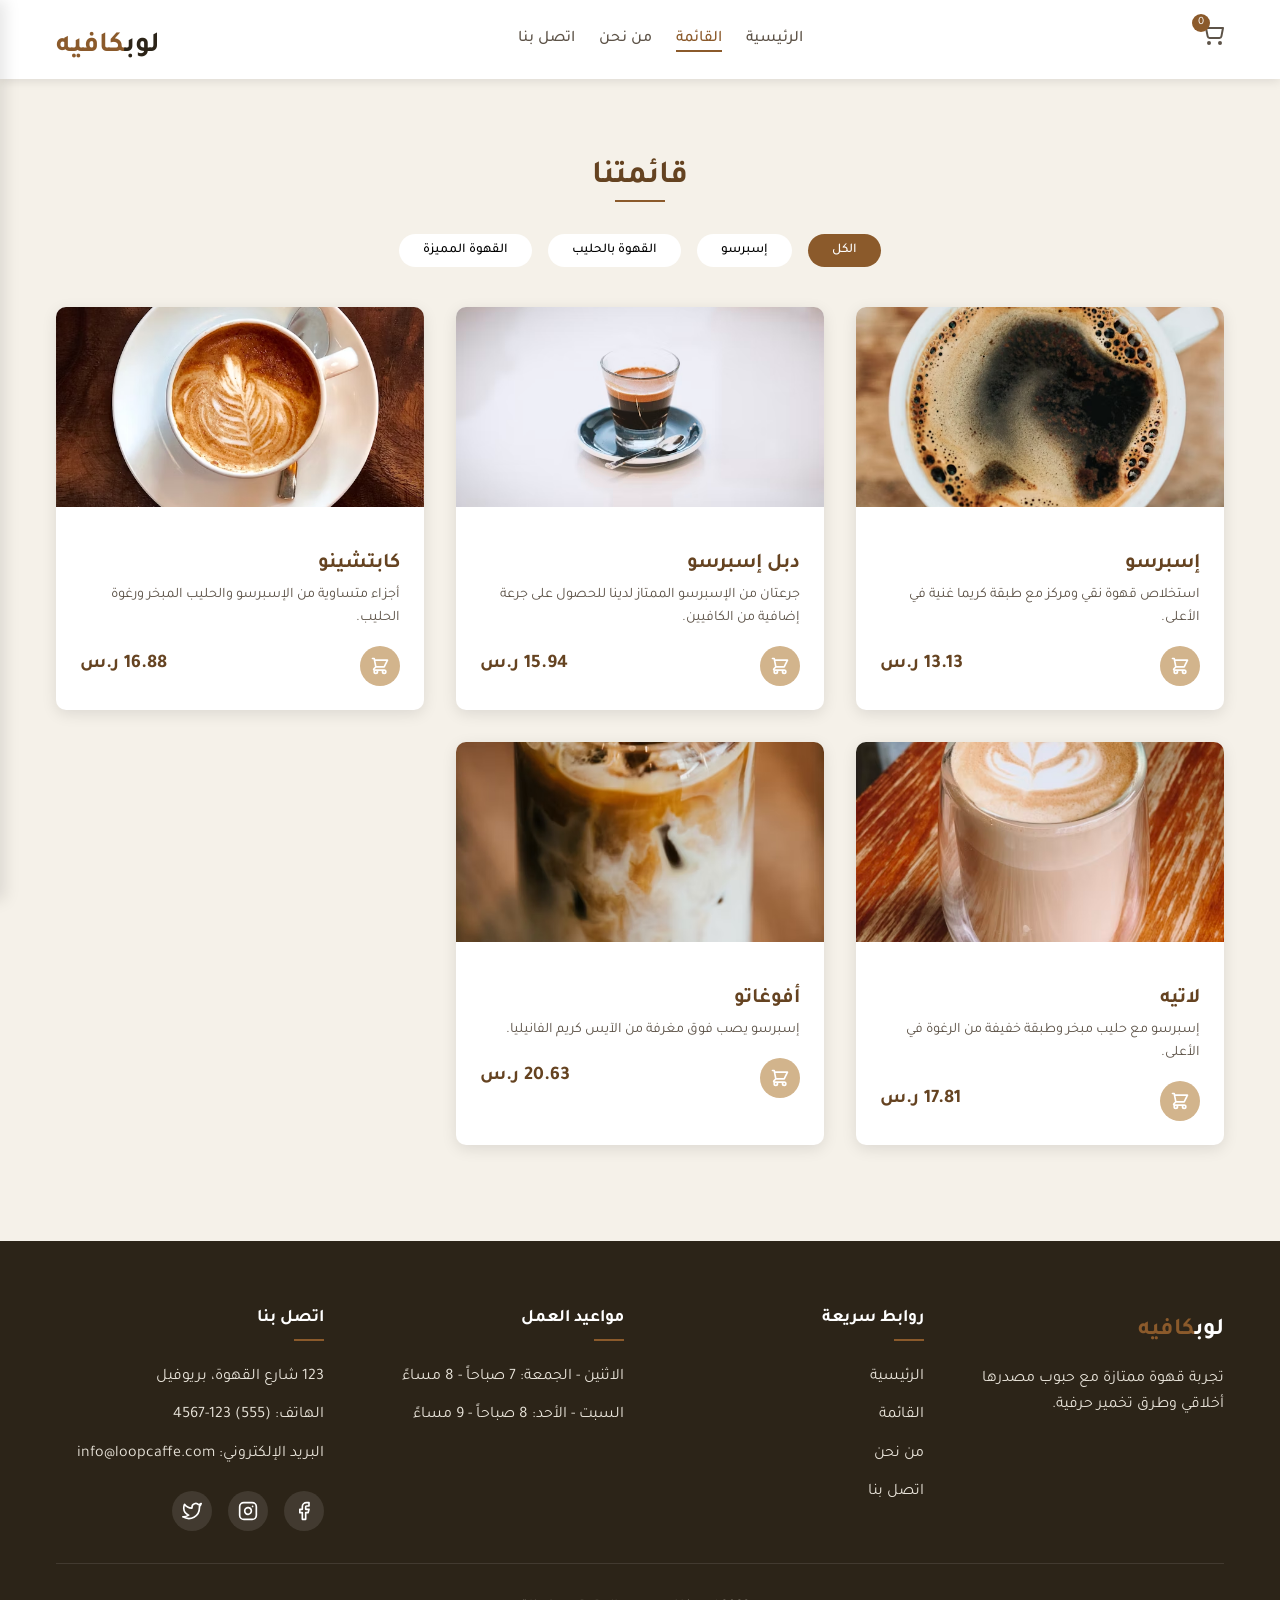
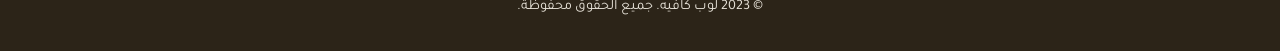
<file: Loop Cafe/menu_ar.html>
<!DOCTYPE html>
<html lang="ar" dir="rtl">
<head>
  <meta charset="UTF-8">
  <meta name="viewport" content="width=device-width, initial-scale=1.0">
  <title>القائمة - لوب كافيه</title>
  <link rel="stylesheet" href="style.css">
  <link href="https://fonts.googleapis.com/css2?family=Playfair+Display:wght@400;700&family=Tajawal:wght@400;500;700&display=swap" rel="stylesheet">
</head>
<body>
  <header class="header">
    <div class="container">
      <div class="header-content">
        <div class="logo">
          <a href="index_ar.html">لوب<span>كافيه</span></a>
        </div>
        <nav class="main-nav">
          <ul>
            <li><a href="index_ar.html">الرئيسية</a></li>
            <li><a href="menu_ar.html" class="active">القائمة</a></li>
            <li><a href="about_ar.html">من نحن</a></li>
            <li><a href="contact_ar.html">اتصل بنا</a></li>
          </ul>
        </nav>
        <div class="header-icons">
          <div class="cart-icon" id="cart-icon">
            <svg xmlns="http://www.w3.org/2000/svg" width="24" height="24" viewBox="0 0 24 24" fill="none" stroke="currentColor" stroke-width="2" stroke-linecap="round" stroke-linejoin="round">
              <circle cx="9" cy="21" r="1"></circle>
              <circle cx="20" cy="21" r="1"></circle>
              <path d="M1 1h4l2.68 13.39a2 2 0 0 0 2 1.61h9.72a2 2 0 0 0 2-1.61L23 6H6"></path>
            </svg>
            <span class="cart-count" id="cart-count">0</span>
          </div>
          <button class="mobile-menu-btn" id="mobile-menu-toggle">
            <svg xmlns="http://www.w3.org/2000/svg" width="24" height="24" viewBox="0 0 24 24" fill="none" stroke="currentColor" stroke-width="2" stroke-linecap="round" stroke-linejoin="round">
              <line x1="3" y1="12" x2="21" y2="12"></line>
              <line x1="3" y1="6" x2="21" y2="6"></line>
              <line x1="3" y1="18" x2="21" y2="18"></line>
            </svg>
          </button>
        </div>
      </div>
      <div class="mobile-menu" id="mobile-menu">
        <nav>
          <a href="index_ar.html">الرئيسية</a>
          <a href="menu_ar.html">القائمة</a>
          <a href="about_ar.html">من نحن</a>
          <a href="contact_ar.html">اتصل بنا</a>
        </nav>
      </div>
    </div>
  </header>

  <main>
    <section id="menu" class="menu-section">
      <div class="container">
        <h2>قائمتنا</h2>
        
        <div class="menu-filter">
          <button class="filter-btn active" data-category="all">الكل</button>
          <button class="filter-btn" data-category="espresso">إسبرسو</button>
          <button class="filter-btn" data-category="milk">القهوة بالحليب</button>
          <button class="filter-btn" data-category="specialty">القهوة المميزة</button>
        </div>
        
        <div class="product-grid menu-grid">
          <!-- Espresso Products -->
          <div class="product-card" data-category="espresso">
            <img src="إسبرسو.avif" alt="إسبرسو">
            <div class="product-info">
              <h3>إسبرسو</h3>
              <p>استخلاص قهوة نقي ومركز مع طبقة كريما غنية في الأعلى.</p>
              <div class="product-footer">
                <span class="price">13.13 ر.س</span>
                <button class="add-to-cart-btn" data-id="1" data-name="إسبرسو" data-price="3.50">
                  <svg xmlns="http://www.w3.org/2000/svg" width="20" height="20" viewBox="0 0 24 24" fill="none" stroke="currentColor" stroke-width="2" stroke-linecap="round" stroke-linejoin="round">
                    <path d="M3 3h2l.4 2M7 13h10l4-8H5.4M7 13L5.4 5M7 13l-2.293 2.293c-.63.63-.184 1.707.707 1.707H17m0 0a2 2 0 1 0 0 4 2 2 0 0 0 0-4zm-8 2a2 2 0 1 1-4 0 2 2 0 0 1 4 0z"></path>
                  </svg>
                </button>
              </div>
            </div>
          </div>
          
          <div class="product-card" data-category="espresso">
            <img src="دبل إسبرسو.avif" alt="دبل إسبرسو">
            <div class="product-info">
              <h3>دبل إسبرسو</h3>
              <p>جرعتان من الإسبرسو الممتاز لدينا للحصول على جرعة إضافية من الكافيين.</p>
              <div class="product-footer">
                <span class="price">15.94 ر.س</span>
                <button class="add-to-cart-btn" data-id="4" data-name="دبل إسبرسو" data-price="4.25">
                  <svg xmlns="http://www.w3.org/2000/svg" width="20" height="20" viewBox="0 0 24 24" fill="none" stroke="currentColor" stroke-width="2" stroke-linecap="round" stroke-linejoin="round">
                    <path d="M3 3h2l.4 2M7 13h10l4-8H5.4M7 13L5.4 5M7 13l-2.293 2.293c-.63.63-.184 1.707.707 1.707H17m0 0a2 2 0 1 0 0 4 2 2 0 0 0 0-4zm-8 2a2 2 0 1 1-4 0 2 2 0 0 1 4 0z"></path>
                  </svg>
                </button>
              </div>
            </div>
          </div>
          
          <!-- Milk-Based Products -->
          <div class="product-card" data-category="milk">
            <img src="كابتشينو.avif" alt="كابتشينو">
            <div class="product-info">
              <h3>كابتشينو</h3>
              <p>أجزاء متساوية من الإسبرسو والحليب المبخر ورغوة الحليب.</p>
              <div class="product-footer">
                <span class="price">16.88 ر.س</span>
                <button class="add-to-cart-btn" data-id="2" data-name="كابتشينو" data-price="4.50">
                  <svg xmlns="http://www.w3.org/2000/svg" width="20" height="20" viewBox="0 0 24 24" fill="none" stroke="currentColor" stroke-width="2" stroke-linecap="round" stroke-linejoin="round">
                    <path d="M3 3h2l.4 2M7 13h10l4-8H5.4M7 13L5.4 5M7 13l-2.293 2.293c-.63.63-.184 1.707.707 1.707H17m0 0a2 2 0 1 0 0 4 2 2 0 0 0 0-4zm-8 2a2 2 0 1 1-4 0 2 2 0 0 1 4 0z"></path>
                  </svg>
                </button>
              </div>
            </div>
          </div>
          
          <div class="product-card" data-category="milk">
            <img src="لاتيه.avif" alt="لاتيه">
            <div class="product-info">
              <h3>لاتيه</h3>
              <p>إسبرسو مع حليب مبخر وطبقة خفيفة من الرغوة في الأعلى.</p>
              <div class="product-footer">
                <span class="price">17.81 ر.س</span>
                <button class="add-to-cart-btn" data-id="5" data-name="لاتيه" data-price="4.75">
                  <svg xmlns="http://www.w3.org/2000/svg" width="20" height="20" viewBox="0 0 24 24" fill="none" stroke="currentColor" stroke-width="2" stroke-linecap="round" stroke-linejoin="round">
                    <path d="M3 3h2l.4 2M7 13h10l4-8H5.4M7 13L5.4 5M7 13l-2.293 2.293c-.63.63-.184 1.707.707 1.707H17m0 0a2 2 0 1 0 0 4 2 2 0 0 0 0-4zm-8 2a2 2 0 1 1-4 0 2 2 0 0 1 4 0z"></path>
                  </svg>
                </button>
              </div>
            </div>
          </div>
          
          
          <div class="product-card" data-category="specialty">
            <img src="أفوغاتو.avif" alt="أفوغاتو">
            <div class="product-info">
              <h3>أفوغاتو</h3>
              <p>إسبرسو يصب فوق مغرفة من الآيس كريم الفانيليا.</p>
              <div class="product-footer">
                <span class="price">20.63 ر.س</span>
                <button class="add-to-cart-btn" data-id="8" data-name="أفوغاتو" data-price="5.50">
                  <svg xmlns="http://www.w3.org/2000/svg" width="20" height="20" viewBox="0 0 24 24" fill="none" stroke="currentColor" stroke-width="2" stroke-linecap="round" stroke-linejoin="round">
                    <path d="M3 3h2l.4 2M7 13h10l4-8H5.4M7 13L5.4 5M7 13l-2.293 2.293c-.63.63-.184 1.707.707 1.707H17m0 0a2 2 0 1 0 0 4 2 2 0 0 0 0-4zm-8 2a2 2 0 1 1-4 0 2 2 0 0 1 4 0z"></path>
                  </svg>
                </button>
              </div>
            </div>
          </div>
        </div>
      </div>
    </section>
  </main>

  <footer class="footer">
    <div class="container">
      <div class="footer-content">
        <div class="footer-col">
          <h3 class="logo">لوب<span>كافيه</span></h3>
          <p>تجربة قهوة ممتازة مع حبوب مصدرها أخلاقي وطرق تخمير حرفية.</p>
        </div>

        <div class="footer-col">
          <h4>روابط سريعة</h4>
          <ul>
            <li><a href="index_ar.html">الرئيسية</a></li>
            <li><a href="menu_ar.html">القائمة</a></li>
            <li><a href="about_ar.html">من نحن</a></li>
            <li><a href="contact_ar.html">اتصل بنا</a></li>
          </ul>
        </div>

        <div class="footer-col">
          <h4>مواعيد العمل</h4>
          <ul class="hours">
            <li>الاثنين - الجمعة: 7 صباحاً - 8 مساءً</li>
            <li>السبت - الأحد: 8 صباحاً - 9 مساءً</li>
          </ul>
        </div>

        <div class="footer-col">
          <h4>اتصل بنا</h4>
          <ul class="contact">
            <li>123 شارع القهوة، بريوفيل</li>
            <li>الهاتف: (555) 123-4567</li>
            <li>البريد الإلكتروني: info@loopcaffe.com</li>
          </ul>
          <div class="social-icons">
            <a href="#" aria-label="فيسبوك">
              <svg xmlns="http://www.w3.org/2000/svg" width="20" height="20" viewBox="0 0 24 24" fill="none" stroke="currentColor" stroke-width="2" stroke-linecap="round" stroke-linejoin="round"><path d="M18 2h-3a5 5 0 0 0-5 5v3H7v4h3v8h4v-8h3l1-4h-4V7a1 1 0 0 1 1-1h3z"></path></svg>
            </a>
            <a href="#" aria-label="انستغرام">
              <svg xmlns="http://www.w3.org/2000/svg" width="20" height="20" viewBox="0 0 24 24" fill="none" stroke="currentColor" stroke-width="2" stroke-linecap="round" stroke-linejoin="round"><rect x="2" y="2" width="20" height="20" rx="5" ry="5"></rect><path d="M16 11.37A4 4 0 1 1 12.63 8 4 4 0 0 1 16 11.37z"></path><line x1="17.5" y1="6.5" x2="17.51" y2="6.5"></line></svg>
            </a>
            <a href="#" aria-label="تويتر">
              <svg xmlns="http://www.w3.org/2000/svg" width="20" height="20" viewBox="0 0 24 24" fill="none" stroke="currentColor" stroke-width="2" stroke-linecap="round" stroke-linejoin="round"><path d="M23 3a10.9 10.9 0 0 1-3.14 1.53 4.48 4.48 0 0 0-7.86 3v1A10.66 10.66 0 0 1 3 4s-4 9 5 13a11.64 11.64 0 0 1-7 2c9 5 20 0 20-11.5a4.5 4.5 0 0 0-.08-.83A7.72 7.72 0 0 0 23 3z"></path></svg>
            </a>
          </div>
        </div>
      </div>

      <div class="copyright">
        <p>&copy; 2023 لوب كافيه. جميع الحقوق محفوظة.</p>
      </div>
    </div>
  </footer>

  <!-- Cart Modal -->
  <div id="cart-modal" class="cart-modal">
    <div class="cart-content">
      <div class="cart-header">
        <h3>سلة التسوق</h3>
        <button id="close-cart" class="close-cart">
          <svg xmlns="http://www.w3.org/2000/svg" width="24" height="24" viewBox="0 0 24 24" fill="none" stroke="currentColor" stroke-width="2" stroke-linecap="round" stroke-linejoin="round">
            <line x1="18" y1="6" x2="6" y2="18"></line>
            <line x1="6" y1="6" x2="18" y2="18"></line>
          </svg>
        </button>
      </div>
      <div id="cart-items" class="cart-items">
        <!-- Cart items will be added here dynamically -->
      </div>
      <div class="cart-summary">
        <div class="summary-row">
          <span>المجموع الفرعي:</span>
          <span id="cart-subtotal">0.00 ر.س</span>
        </div>
        <div class="summary-row">
          <span>ضريبة القيمة المضافة (15%):</span>
          <span id="cart-vat">0.00 ر.س</span>
        </div>
        <div class="summary-row total">
          <span>المجموع:</span>
          <span id="cart-total">0.00 ر.س</span>
        </div>
      </div>
      <div class="cart-actions">
        <button id="clear-cart" class="btn btn-secondary">إفراغ السلة</button>
        <button id="checkout" class="btn btn-primary">الدفع</button>
      </div>
    </div>
  </div>

  <script src="script_ar.js"></script>
</body>
</html>
</file>
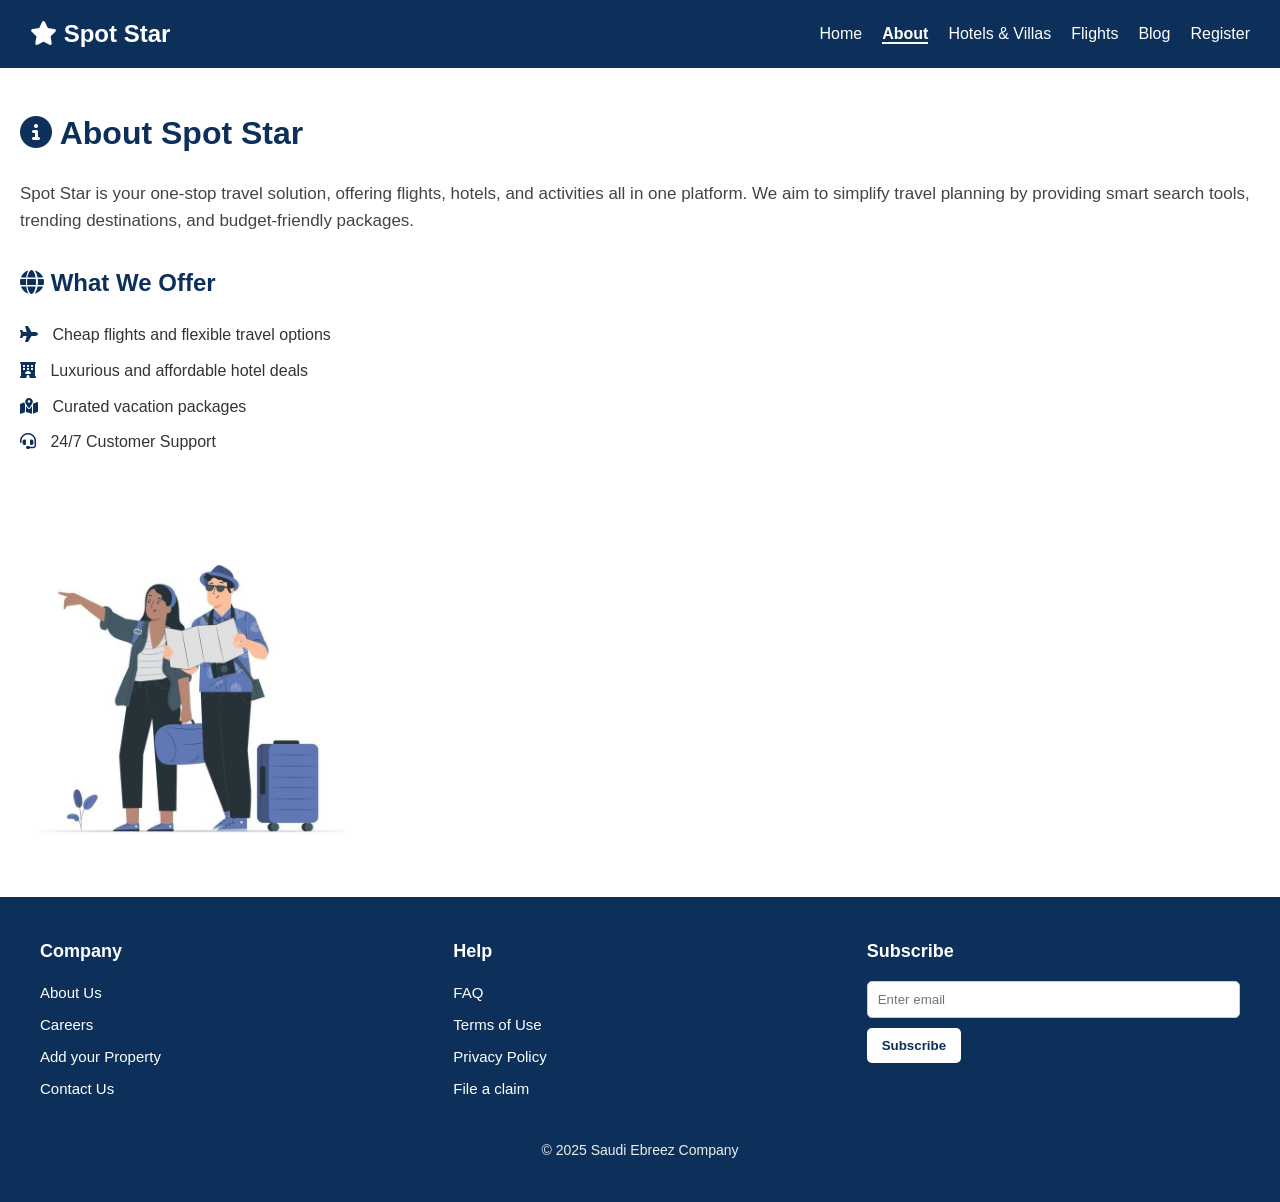
<file: Spot Star/about.html>
<!DOCTYPE html>
<html lang="en">
<head>
  <meta charset="UTF-8">
  <title>About | Spot Star</title>
  <link rel="stylesheet" href="style.css"/>
  <link rel="stylesheet" href="https://cdnjs.cloudflare.com/ajax/libs/font-awesome/6.4.0/css/all.min.css"/>
</head>

<body>
  <!-- Header/Navbar -->
  <header>
    <div class="container nav-container">
      <div class="logo"><i class="fas fa-star"></i> Spot Star</div>
      <nav>
        <ul class="nav-links">
          <li><a href="index.html">Home</a></li>
          <li><a href="about.html" class="active">About</a></li>
          <li><a href="hotels.html">Hotels & Villas</a></li>
          <li><a href="flights.html">Flights</a></li>
          <li><a href="blog.html">Blog</a></li>
          <li><a href="register.php">Register</a></li>
        </ul>
      </nav>
    </div>
  </header>

  <!-- Main Content -->
  <main class="about-section">
    <div class="container">
      <h1><i class="fas fa-info-circle"></i> About Spot Star</h1>
      <p>
        Spot Star is your one-stop travel solution, offering flights, hotels, and activities all in one platform.
        We aim to simplify travel planning by providing smart search tools, trending destinations, and budget-friendly packages.
      </p>

      <h2><i class="fas fa-globe"></i> What We Offer</h2>
      <ul class="about-list">
        <li><i class="fas fa-plane"></i> Cheap flights and flexible travel options</li>
        <li><i class="fas fa-hotel"></i> Luxurious and affordable hotel deals</li>
        <li><i class="fas fa-map-marked-alt"></i> Curated vacation packages</li>
        <li><i class="fas fa-headset"></i> 24/7 Customer Support</li>
      </ul>

      <div class="about-img">
        <img src="f.jpeg" width="345" height="345" alt="Spot Star Travel Overview" />
      </div>
    </div>
  </main>

  <!-- Footer -->
  <footer>
    <div class="footer-columns">
      <div>
        <h4>Company</h4>
        <ul>
          <li><a href="#">About Us</a></li>
          <li><a href="#">Careers</a></li>
          <li><a href="#">Add your Property</a></li>
          <li><a href="#">Contact Us</a></li>
        </ul>
      </div>
      <div>
        <h4>Help</h4>
        <ul>
          <li><a href="#">FAQ</a></li>
          <li><a href="#">Terms of Use</a></li>
          <li><a href="#">Privacy Policy</a></li>
          <li><a href="#">File a claim</a></li>
        </ul>
      </div>
      <div>
        <h4>Subscribe</h4>
        <input type="email" placeholder="Enter email">
        <button class="subscribe-btn">Subscribe</button>
      </div>
    </div>
    <p class="copyright">© 2025 Saudi Ebreez Company</p>
  </footer>

</body>
</html>
</file>
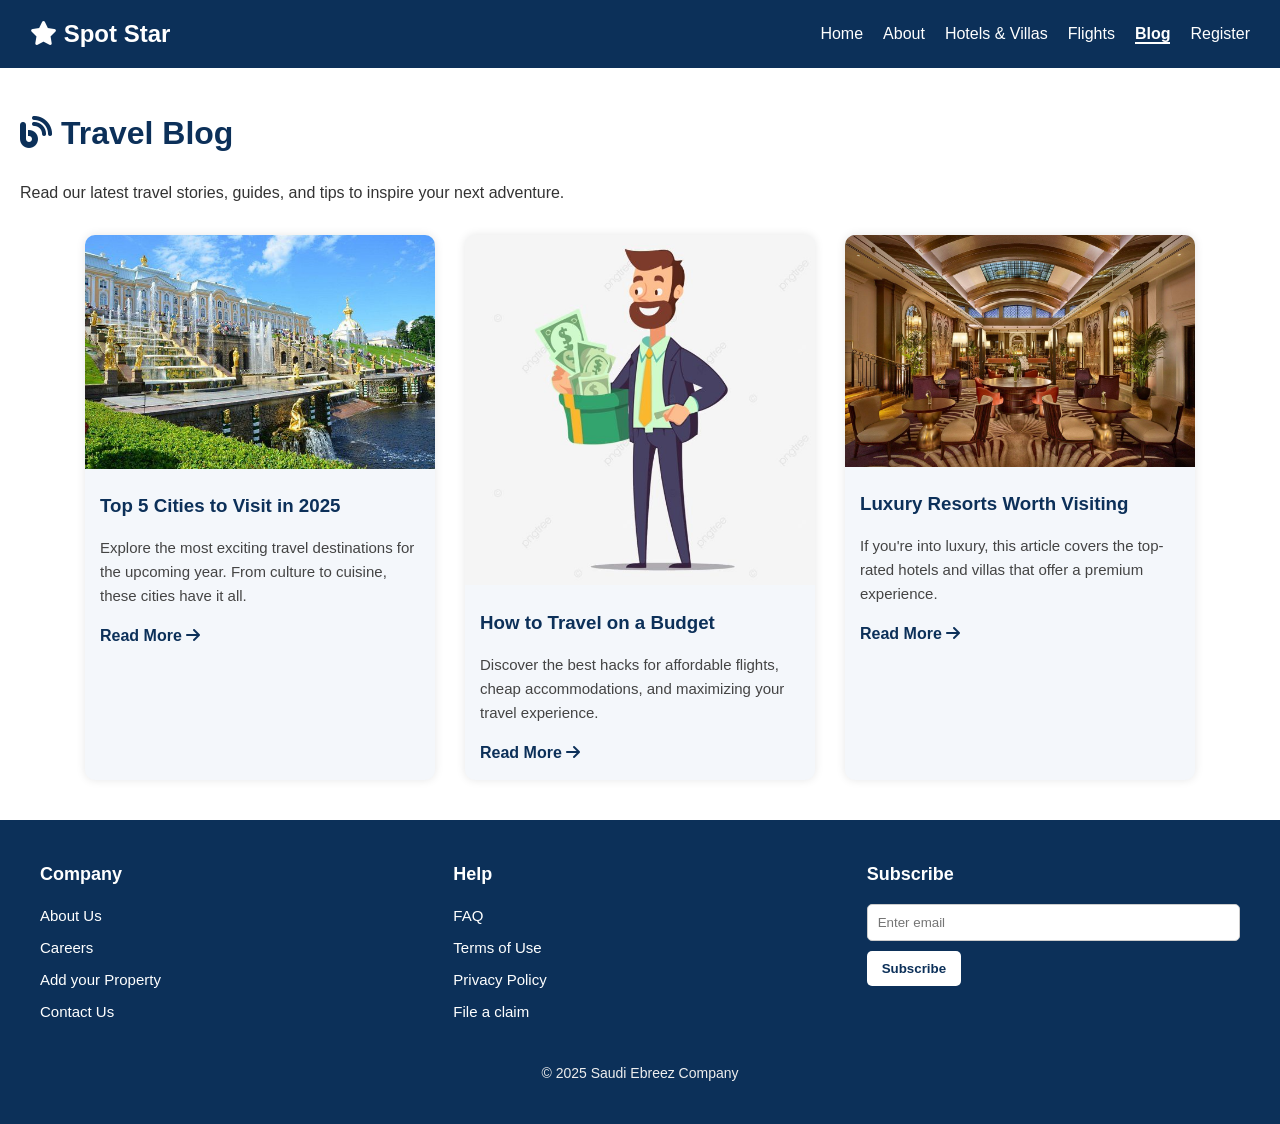
<file: Spot Star/blog.html>
<!DOCTYPE html>
<html lang="en">
<head>
  <meta charset="UTF-8">
  <title>Blog | Spot Star</title>
  <link rel="stylesheet" href="style.css"/>
  <link rel="stylesheet" href="https://cdnjs.cloudflare.com/ajax/libs/font-awesome/6.4.0/css/all.min.css"/>
</head>
<body>
  <div class="wrapper">
  <!-- Header/Navbar -->
  <header>
    <div class="container nav-container">
      <div class="logo"><i class="fas fa-star"></i> Spot Star</div>
      <nav>
        <ul class="nav-links">
          <li><a href="index.html">Home</a></li>
          <li><a href="about.html">About</a></li>
          <li><a href="hotels.html">Hotels & Villas</a></li>
          <li><a href="flights.html">Flights</a></li>
          <li><a href="blog.html" class="active">Blog</a></li>
          <li><a href="register.php">Register</a></li>
        </ul>
      </nav>
    </div>
  </header>

  <!-- Blog Section -->
  <main class="blog-section">
    <div class="container">
      <h1><i class="fas fa-blog"></i> Travel Blog</h1>
      <p>Read our latest travel stories, guides, and tips to inspire your next adventure.</p>

      <div class="blog-grid">
        <div class="blog-card">
          <img src="pp.jpg" alt="Blog Post 1" />
          <h3>Top 5 Cities to Visit in 2025</h3>
          <p>Explore the most exciting travel destinations for the upcoming year. From culture to cuisine, these cities have it all.</p>
          <a href="#" class="read-more">Read More <i class="fas fa-arrow-right"></i></a>
        </div>

        <div class="blog-card">
          <img src="ss.jpg" alt="Blog Post 2" />
          <h3>How to Travel on a Budget</h3>
          <p>Discover the best hacks for affordable flights, cheap accommodations, and maximizing your travel experience.</p>
          <a href="#" class="read-more">Read More <i class="fas fa-arrow-right"></i></a>
        </div>

        <div class="blog-card">
          <img src="00.jpg" alt="Blog Post 3" />
          <h3>Luxury Resorts Worth Visiting</h3>
          <p>If you're into luxury, this article covers the top-rated hotels and villas that offer a premium experience.</p>
          <a href="#" class="read-more">Read More <i class="fas fa-arrow-right"></i></a>
        </div>
      </div>
    </div>
  </main>

  <!-- Footer -->
  <footer>
    <div class="footer-columns">
      <div>
        <h4>Company</h4>
        <ul>
          <li><a href="#">About Us</a></li>
          <li><a href="#">Careers</a></li>
          <li><a href="#">Add your Property</a></li>
          <li><a href="#">Contact Us</a></li>
        </ul>
      </div>
      <div>
        <h4>Help</h4>
        <ul>
          <li><a href="#">FAQ</a></li>
          <li><a href="#">Terms of Use</a></li>
          <li><a href="#">Privacy Policy</a></li>
          <li><a href="#">File a claim</a></li>
        </ul>
      </div>
      <div>
        <h4>Subscribe</h4>
        <input type="email" placeholder="Enter email">
        <button class="subscribe-btn">Subscribe</button>
      </div>
    </div>
    <p class="copyright">© 2025 Saudi Ebreez Company</p>
  </footer>
  </div>
</body>
</html>
</file>
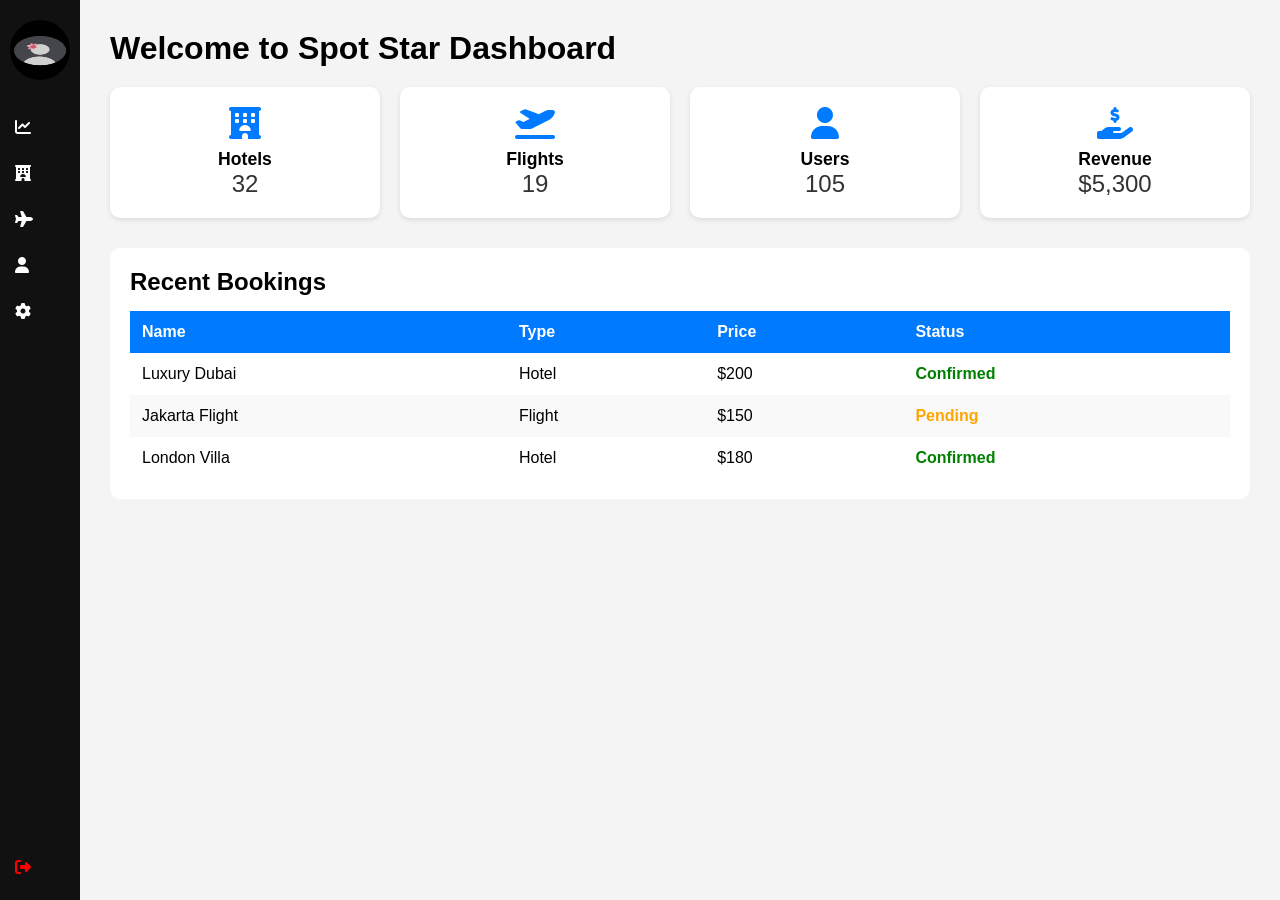
<file: Spot Star/dashboard.html>
<!DOCTYPE html>
<html lang="en">
<head>
  <meta charset="UTF-8">
  <title>Spot Star Dashboard</title>
  <link rel="stylesheet" href="dashboard.css">
  <link rel="stylesheet" href="https://cdnjs.cloudflare.com/ajax/libs/font-awesome/6.4.0/css/all.min.css"/>
</head>
<body>
  <div class="dashboard">
    <!-- Sidebar -->
    <aside class="sidebar">
      <div class="user-profile">
        <img src="girl.jpg" alt="User">
        <span>Fajr</span>
      </div>
      <ul class="menu">
        <li><i class="fas fa-chart-line"></i><span>Dashboard</span></li>
        <li><i class="fas fa-hotel"></i><span>Hotels</span></li>
        <li><i class="fas fa-plane"></i><span>Flights</span></li>
        <li><i class="fas fa-user"></i><span>Users</span></li>
        <li><i class="fas fa-cog"></i><span>Settings</span></li>
      </ul>
      <div class="logout">
        <i class="fas fa-sign-out-alt"></i><span>Logout</span>
      </div>
    </aside>

    <!-- Main Content -->
    <main class="main-content">
      <h1>Welcome to Spot Star Dashboard</h1>
      <div class="cards">
        <div class="card"><i class="fas fa-hotel"></i><h3>Hotels</h3><p>32</p></div>
        <div class="card"><i class="fas fa-plane-departure"></i><h3>Flights</h3><p>19</p></div>
        <div class="card"><i class="fas fa-user"></i><h3>Users</h3><p>105</p></div>
        <div class="card"><i class="fas fa-hand-holding-usd"></i><h3>Revenue</h3><p>$5,300</p></div>
      </div>

      <!-- Table -->
      <div class="data-table">
        <h2>Recent Bookings</h2>
        <table>
          <thead>
            <tr>
              <th>Name</th>
              <th>Type</th>
              <th>Price</th>
              <th>Status</th>
            </tr>
          </thead>
          <tbody>
            <tr>
              <td>Luxury Dubai</td>
              <td>Hotel</td>
              <td>$200</td>
              <td class="success">Confirmed</td>
            </tr>
            <tr>
              <td>Jakarta Flight</td>
              <td>Flight</td>
              <td>$150</td>
              <td class="pending">Pending</td>
            </tr>
            <tr>
              <td>London Villa</td>
              <td>Hotel</td>
              <td>$180</td>
              <td class="success">Confirmed</td>
            </tr>
          </tbody>
        </table>
      </div>
    </main>
  </div>
</body>
</html>
</file>
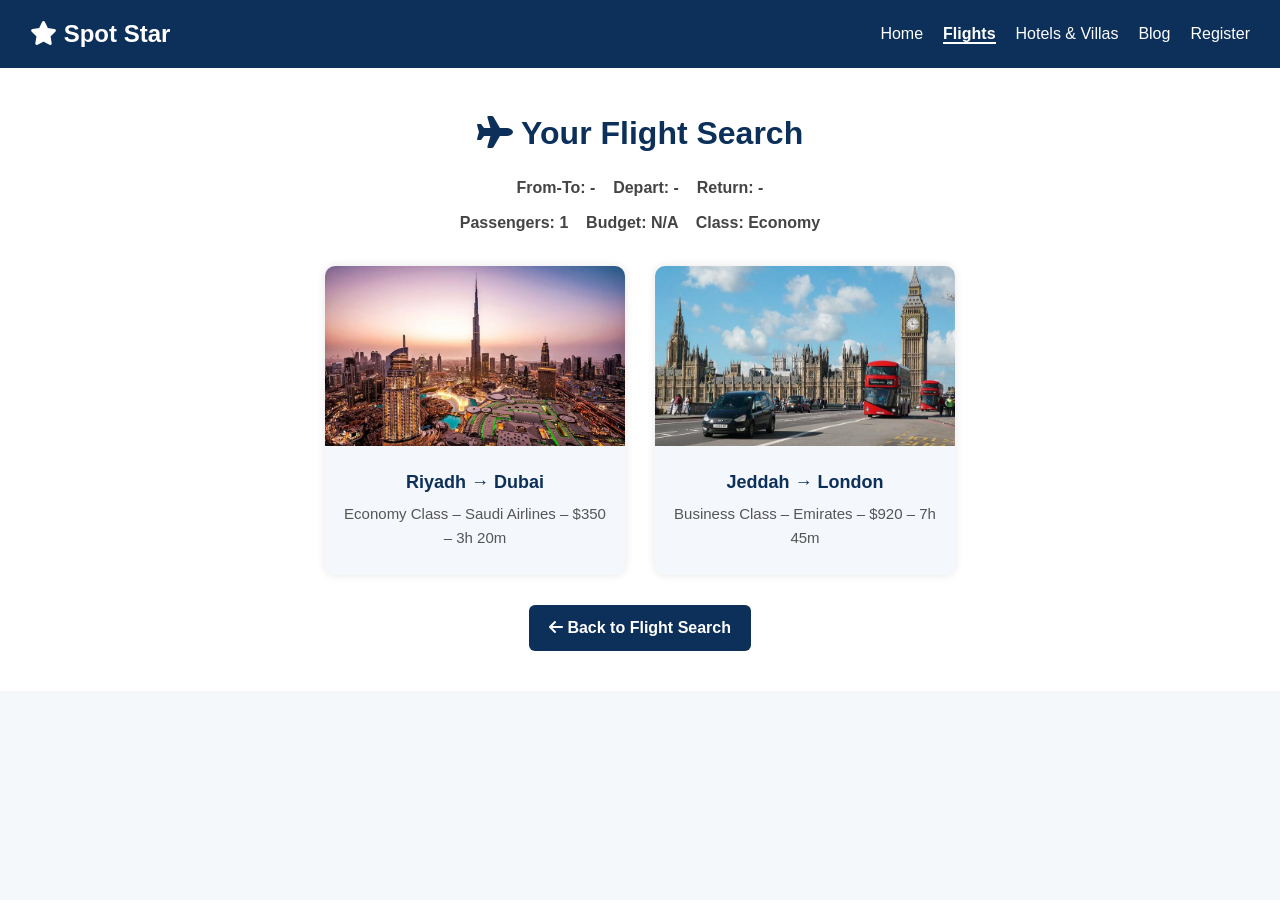
<file: Spot Star/flight-results.html>
<!DOCTYPE html>
<html lang="en">
<head>
  <meta charset="UTF-8" />
  <title>Flight Results | Spot Star</title>
  <link rel="stylesheet" href="style.css" />
  <link rel="stylesheet" href="https://cdnjs.cloudflare.com/ajax/libs/font-awesome/6.4.0/css/all.min.css"/>
</head>
<body>
  <header>
    <div class="container nav-container">
      <div class="logo"><i class="fas fa-star"></i> Spot Star</div>
      <nav>
        <ul class="nav-links">
          <li><a href="index.html">Home</a></li>
          <li><a href="flights.html" class="active">Flights</a></li>
          <li><a href="hotels.html">Hotels & Villas</a></li>
          <li><a href="blog.html">Blog</a></li>
          <li><a href="register.php">Register</a></li>
        </ul>
      </nav>
    </div>
  </header>

  <main class="results-section">
    <div class="container">
      <h1><i class="fas fa-plane"></i> Your Flight Search</h1>
      <div id="flight-summary" style="margin-bottom: 30px; font-weight: bold; color: #0c3059;"></div>

      <div class="results-grid">
        <div class="result-card">
          <img src="d.jpg" alt="Flight">
          <h3>Riyadh → Dubai</h3>
          <p>Economy Class – Saudi Airlines – $350 – 3h 20m</p>
        </div>
        <div class="result-card">
          <img src="l.jpg" alt="Flight">
          <h3>Jeddah → London</h3>
          <p>Business Class – Emirates – $920 – 7h 45m</p>
        </div>
      </div>

      <a href="flights.html" class="back-btn"><i class="fas fa-arrow-left"></i> Back to Flight Search</a>
    </div>
  </main>

  <script>
    const params = new URLSearchParams(window.location.search);
    const query = params.get("query");
    const depart = params.get("depart");
    const ret = params.get("return");
    const passengers = params.get("passengers");
    const budget = params.get("budget");
    const flightClass = params.get("class");

    document.getElementById("flight-summary").innerHTML = `
      <p><strong>From-To:</strong> ${query || '-'} &nbsp;&nbsp;
      <strong>Depart:</strong> ${depart || '-'} &nbsp;&nbsp;
      <strong>Return:</strong> ${ret || '-'}</p>
      <p><strong>Passengers:</strong> ${passengers || '1'} &nbsp;&nbsp;
      <strong>Budget:</strong> ${budget || 'N/A'} &nbsp;&nbsp;
      <strong>Class:</strong> ${flightClass || 'Economy'}</p>
    `;
  </script>
</body>
</html>
</file>
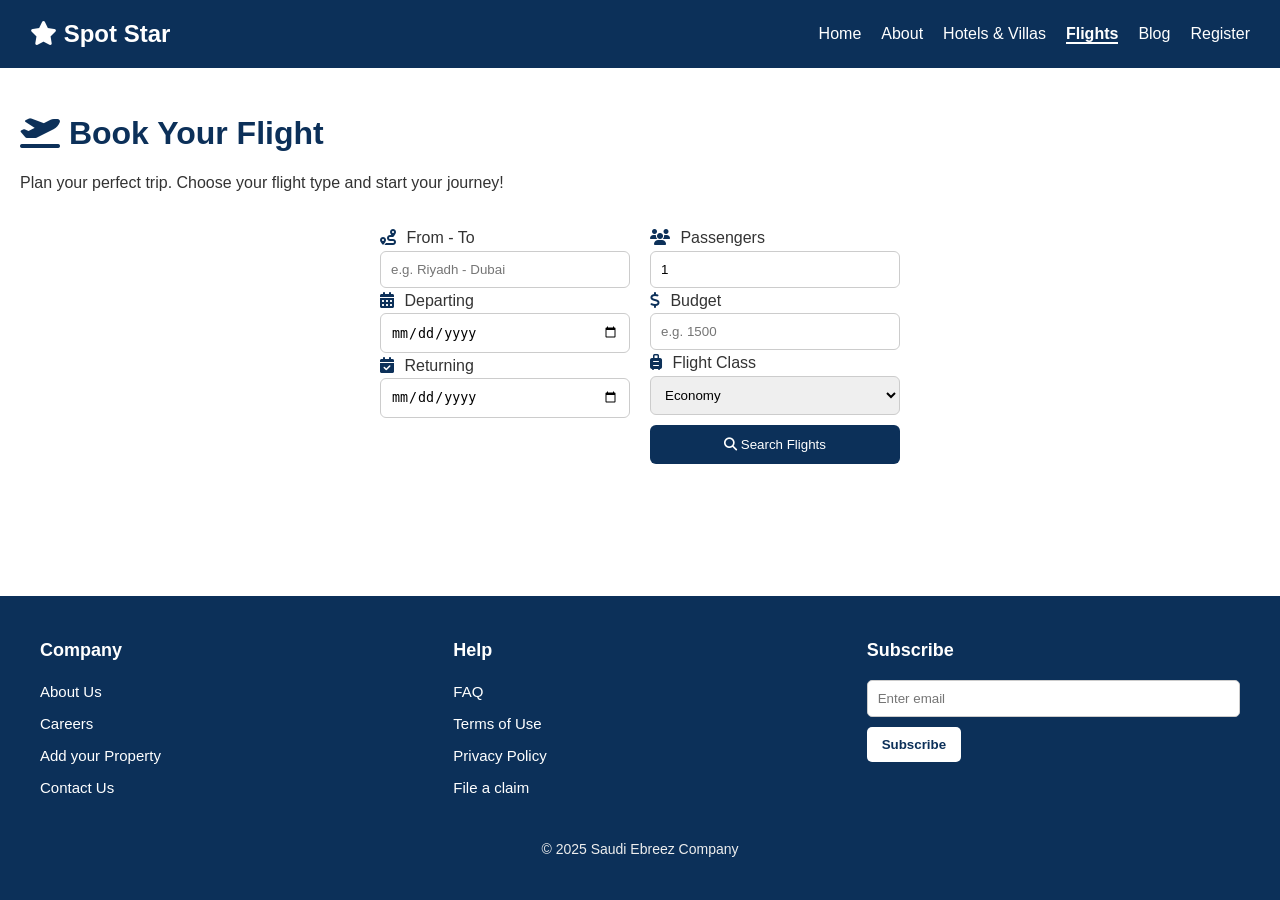
<file: Spot Star/flights.html>
<!DOCTYPE html>
<html lang="en">
<head>
  <meta charset="UTF-8">
  <title>Flights | Spot Star</title>
  <link rel="stylesheet" href="style.css"/>
  <link rel="stylesheet" href="https://cdnjs.cloudflare.com/ajax/libs/font-awesome/6.4.0/css/all.min.css"/>
</head>
<body>
<div class="wrapper">
   <!-- Header/Navbar -->
   <header>
    <div class="container nav-container">
      <div class="logo"><i class="fas fa-star"></i> Spot Star</div>
      <nav>
        <ul class="nav-links">
          <li><a href="index.html">Home</a></li>
          <li><a href="about.html">About</a></li>
          <li><a href="hotels.html">Hotels & Villas</a></li>
          <li><a href="flights.html" class="active">Flights</a></li>
          <li><a href="blog.html">Blog</a></li>
          <li><a href="register.php">Register</a></li>
        </ul>
      </nav>
    </div>
  </header>

  <!-- Main Content -->
  <main class="flights-section">
    <div class="container">
      <h1><i class="fas fa-plane-departure"></i> Book Your Flight</h1>
      <p>Plan your perfect trip. Choose your flight type and start your journey!</p>
      <form class="flight-form" action="flight-results.html" method="get">
        <div class="form-row">
          <div class="input-group">
            <label><i class="fas fa-route"></i> From - To</label>
            <input type="text" name="query" placeholder="e.g. Riyadh - Dubai">
          </div>
          <div class="input-group">
            <label><i class="fas fa-calendar-alt"></i> Departing</label>
            <input type="date" name="depart">
          </div>
          <div class="input-group">
            <label><i class="fas fa-calendar-check"></i> Returning</label>
            <input type="date" name="return">
          </div>
        </div>
        <div class="form-row">
          <div class="input-group">
            <label><i class="fas fa-users"></i> Passengers</label>
            <input type="number" name="passengers" min="1" value="1">
          </div>
          <div class="input-group">
            <label><i class="fas fa-dollar-sign"></i> Budget</label>
            <input type="number" name="budget" placeholder="e.g. 1500">
          </div>
          <div class="input-group">
            <label><i class="fas fa-suitcase-rolling"></i> Flight Class</label>
            <select name="class">
              <option>Economy</option>
              <option>Business</option>
              <option>First Class</option>
            </select>
          </div>
          <div class="input-group search-btn-wrap">
            <button type="submit" class="search-btn">
              <i class="fas fa-search"></i> Search Flights
            </button>
          </div>
        </div>
      </form>      
  </main>

  <!-- Footer -->
  <footer>
    <div class="footer-columns">
      <div>
        <h4>Company</h4>
        <ul>
          <li><a href="#">About Us</a></li>
          <li><a href="#">Careers</a></li>
          <li><a href="#">Add your Property</a></li>
          <li><a href="#">Contact Us</a></li>
        </ul>
      </div>
      <div>
        <h4>Help</h4>
        <ul>
          <li><a href="#">FAQ</a></li>
          <li><a href="#">Terms of Use</a></li>
          <li><a href="#">Privacy Policy</a></li>
          <li><a href="#">File a claim</a></li>
        </ul>
      </div>
      <div>
        <h4>Subscribe</h4>
        <input type="email" placeholder="Enter email">
        <button class="subscribe-btn">Subscribe</button>
      </div>
    </div>
    <p class="copyright">© 2025 Saudi Ebreez Company</p>
  </footer>
</div>
  </body>
</html>
</file>
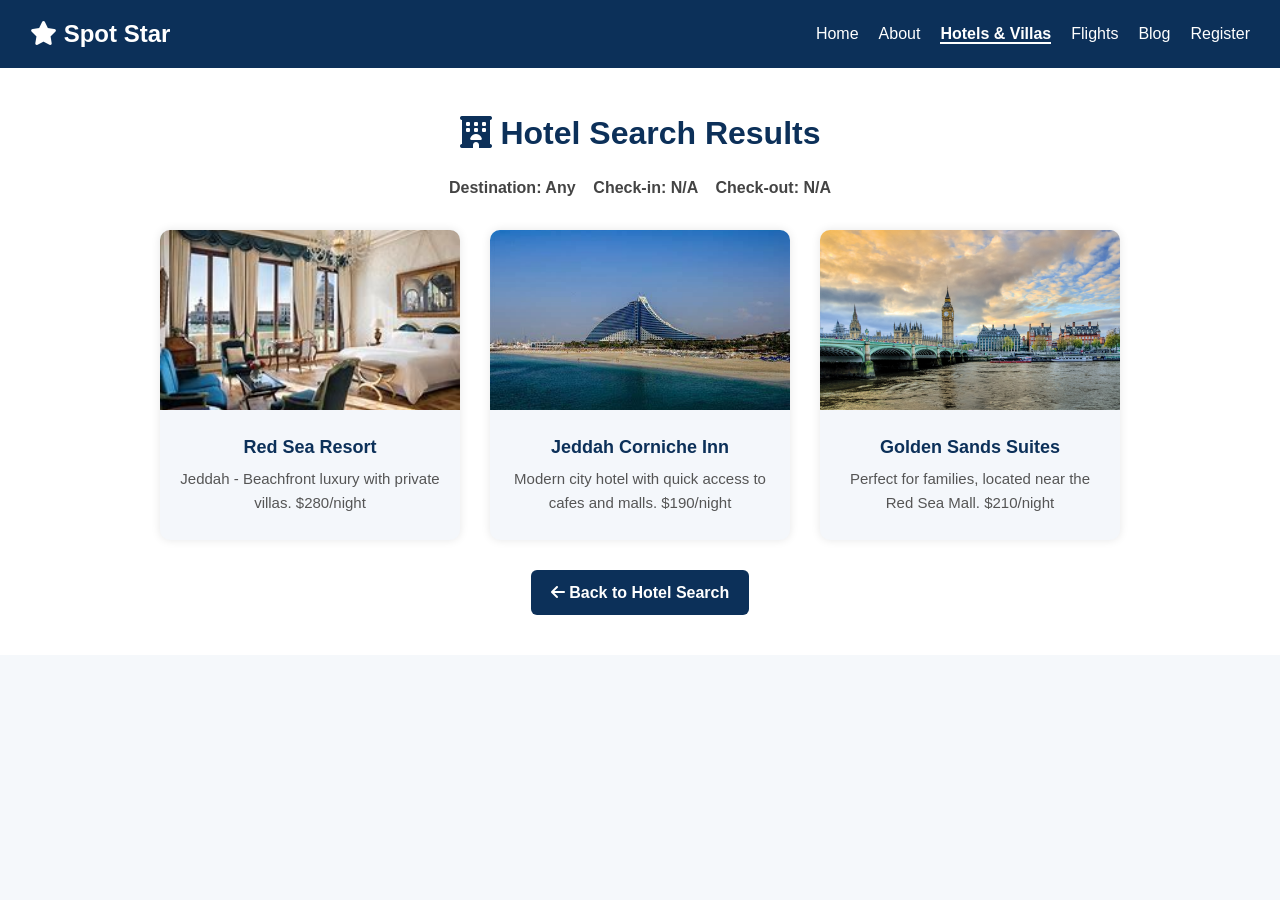
<file: Spot Star/hotel-results.html>
<!DOCTYPE html>
<html lang="en">
<head>
  <meta charset="UTF-8" />
  <title>Hotel Results | Spot Star</title>
  <link rel="stylesheet" href="style.css" />
  <link rel="stylesheet" href="https://cdnjs.cloudflare.com/ajax/libs/font-awesome/6.4.0/css/all.min.css"/>
</head>
<body>
  <header>
    <div class="container nav-container">
      <div class="logo"><i class="fas fa-star"></i> Spot Star</div>
      <nav>
        <ul class="nav-links">
          <li><a href="index.html">Home</a></li>
          <li><a href="about.html">About</a></li>
          <li><a href="hotels.html" class="active">Hotels & Villas</a></li>
          <li><a href="flights.html">Flights</a></li>
          <li><a href="blog.html">Blog</a></li>
          <li><a href="register.html">Register</a></li>
        </ul>
      </nav>
    </div>
  </header>

  <main class="results-section">
    <div class="container">
      <h1><i class="fas fa-hotel"></i> Hotel Search Results</h1>
      <div id="hotel-summary" style="margin-bottom: 30px; font-weight: bold; color: #0c3059;"></div>

      <div class="results-grid">
        <div class="result-card">
          <img src="ht.jpg" alt="Hotel">
          <h3>Red Sea Resort</h3>
          <p>Jeddah - Beachfront luxury with private villas. $280/night</p>
        </div>
        <div class="result-card">
          <img src="OIP.jpg" alt="Hotel">
          <h3>Jeddah Corniche Inn</h3>
          <p>Modern city hotel with quick access to cafes and malls. $190/night</p>
        </div>
        <div class="result-card">
          <img src="pexels-photo-82857.jpg" alt="Hotel">
          <h3>Golden Sands Suites</h3>
          <p>Perfect for families, located near the Red Sea Mall. $210/night</p>
        </div>
      </div>

      <a href="hotels.html" class="back-btn"><i class="fas fa-arrow-left"></i> Back to Hotel Search</a>
    </div>
  </main>

  <script>
    const params = new URLSearchParams(window.location.search);
    const dest = params.get("destination");
    const checkin = params.get("checkin");
    const checkout = params.get("checkout");

    document.getElementById("hotel-summary").innerHTML = `
      <p><strong>Destination:</strong> ${dest || 'Any'} &nbsp;&nbsp; 
      <strong>Check-in:</strong> ${checkin || 'N/A'} &nbsp;&nbsp; 
      <strong>Check-out:</strong> ${checkout || 'N/A'}</p>
    `;
  </script>
</body>
</html>
</file>
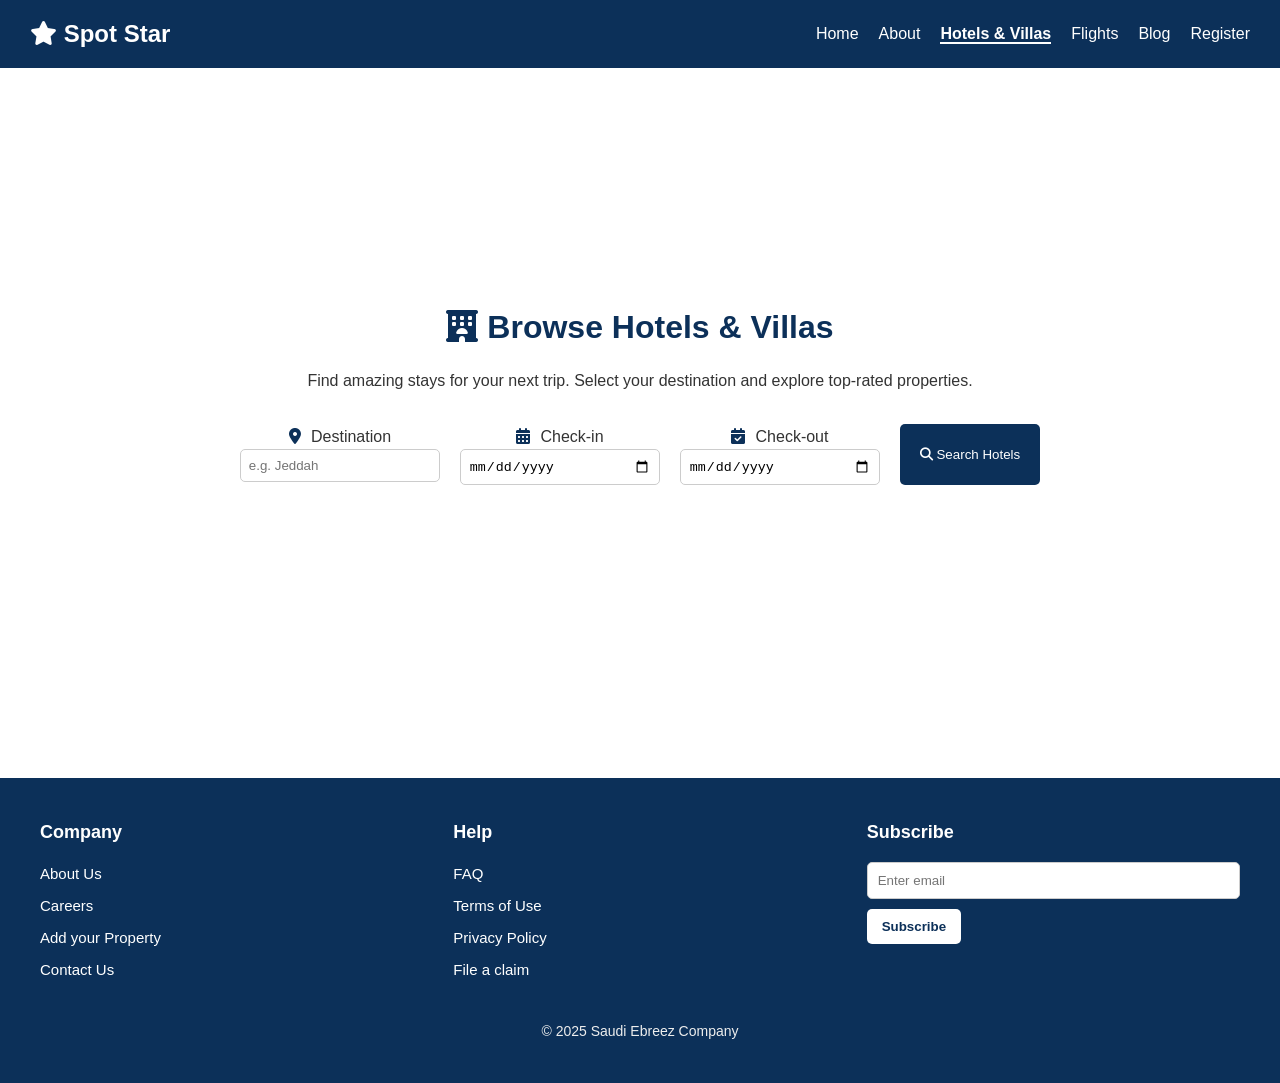
<file: Spot Star/hotels.html>
<!DOCTYPE html>
<html lang="en">
<head>
  <meta charset="UTF-8">
  <title>Hotels & Villas | Spot Star</title>
  <link rel="stylesheet" href="style.css"/>
  <link rel="stylesheet" href="https://cdnjs.cloudflare.com/ajax/libs/font-awesome/6.4.0/css/all.min.css"/>
</head>
<body>
  <div class="wrapper">
  <!-- Header/Navbar -->
  <header>
    <div class="container nav-container">
      <div class="logo"><i class="fas fa-star"></i> Spot Star</div>
      <nav>
        <ul class="nav-links">
          <li><a href="index.html">Home</a></li>
          <li><a href="about.html">About</a></li>
          <li><a href="hotels.html" class="active">Hotels & Villas</a></li>
          <li><a href="flights.html">Flights</a></li>
          <li><a href="blog.html">Blog</a></li>
          <li><a href="register.php">Register</a></li>
        </ul>
      </nav>
    </div>
  </header>

  <!-- Main Content -->
  <main class="hotels-section">
    <div class="container">
      <h1><i class="fas fa-hotel"></i> Browse Hotels & Villas</h1>
      <p>Find amazing stays for your next trip. Select your destination and explore top-rated properties.</p>
      <form action="hotel-results.html" method="get" class="search-form" style="margin: 30px 0;">
        <div class="input-group">
          <label><i class="fas fa-map-marker-alt"></i> Destination</label>
          <input type="text" name="destination" placeholder="e.g. Jeddah">
        </div>
        <div class="input-group">
          <label><i class="fas fa-calendar-alt"></i> Check-in</label>
          <input type="date" name="checkin">
        </div>
        <div class="input-group">
          <label><i class="fas fa-calendar-check"></i> Check-out</label>
          <input type="date" name="checkout">
        </div>
        <button type="submit" class="search-btn">
          <i class="fas fa-search"></i> Search Hotels
        </button>
      </form>
      <div class="hotel-grid">
      </div>
    </div>
  </main>

  <!-- Footer -->
  <footer>
    <div class="footer-columns">
      <div>
        <h4>Company</h4>
        <ul>
          <li><a href="#">About Us</a></li>
          <li><a href="#">Careers</a></li>
          <li><a href="#">Add your Property</a></li>
          <li><a href="#">Contact Us</a></li>
        </ul>
      </div>
      <div>
        <h4>Help</h4>
        <ul>
          <li><a href="#">FAQ</a></li>
          <li><a href="#">Terms of Use</a></li>
          <li><a href="#">Privacy Policy</a></li>
          <li><a href="#">File a claim</a></li>
        </ul>
      </div>
      <div>
        <h4>Subscribe</h4>
        <input type="email" placeholder="Enter email">
        <button class="subscribe-btn">Subscribe</button>
      </div>
    </div>
    <p class="copyright">© 2025 Saudi Ebreez Company</p>
  </footer>
  </div>
</body>
</html>
</file>
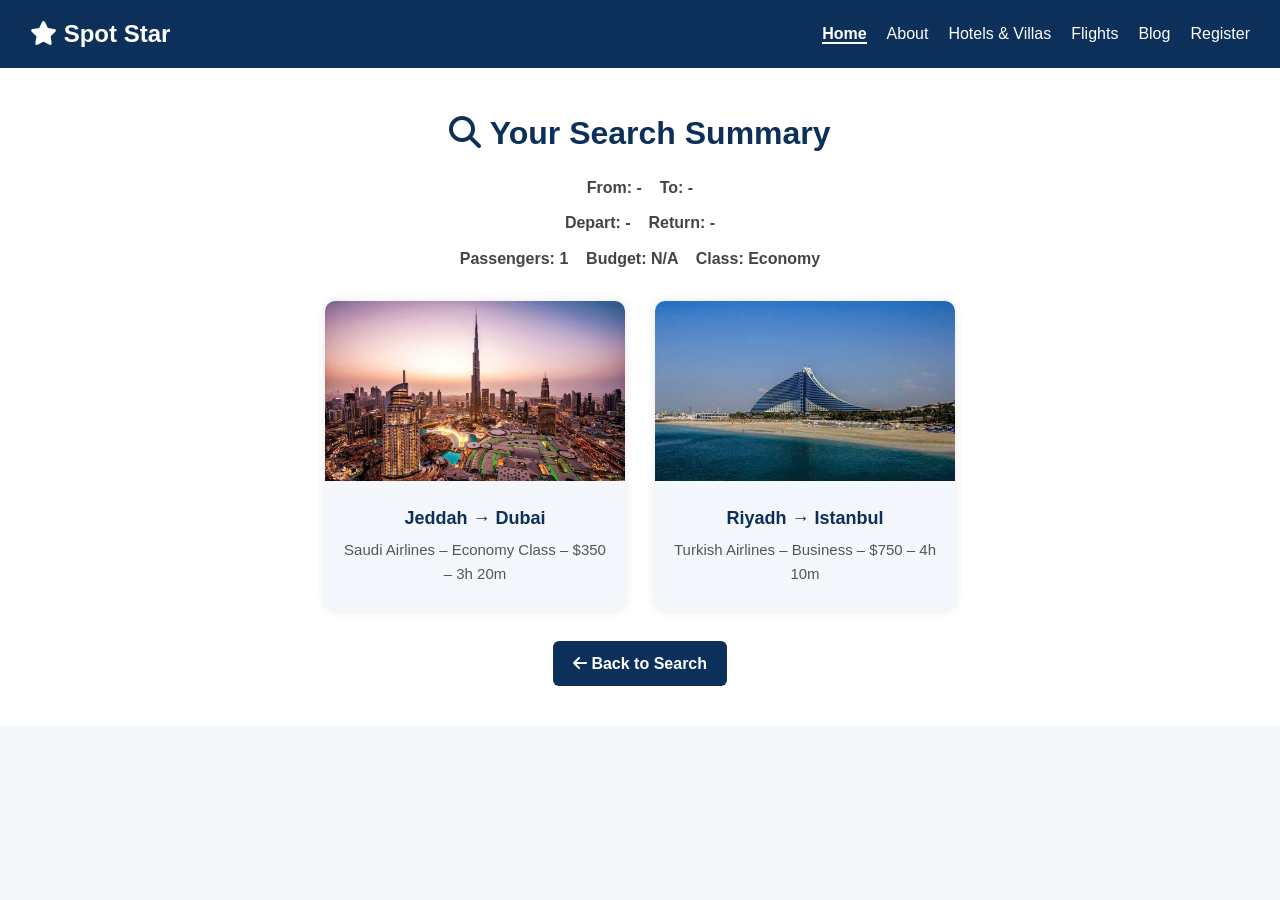
<file: Spot Star/results.html>
<!DOCTYPE html>
<html lang="en">
<head>
  <meta charset="UTF-8">
  <title>Search Results | Spot Star</title>
  <link rel="stylesheet" href="style.css">
  <link rel="stylesheet" href="https://cdnjs.cloudflare.com/ajax/libs/font-awesome/6.4.0/css/all.min.css">
</head>
<body>
  <header>
    <div class="container nav-container">
      <div class="logo"><i class="fas fa-star"></i> Spot Star</div>
      <nav>
        <ul class="nav-links">
          <li><a href="index.html" class="active">Home</a></li>
          <li><a href="about.html">About</a></li>
          <li><a href="hotels.html">Hotels & Villas</a></li>
          <li><a href="flights.html">Flights</a></li>
          <li><a href="blog.html">Blog</a></li>
          <li><a href="register.php">Register</a></li>
        </ul>
      </nav>
    </div>
  </header>

  <main class="results-section">
    <div class="container">
      <h1><i class="fas fa-search"></i> Your Search Summary</h1>
      <div id="search-summary" style="margin-bottom: 30px; font-weight: bold; color: #0c3059;"></div>

      <!--Example for illusions results-->
      <div class="results-grid">
        <div class="result-card">
          <img src="d.jpg" alt="Flight">
          <h3>Jeddah → Dubai</h3>
          <p>Saudi Airlines – Economy Class – $350 – 3h 20m</p>
        </div>
        <div class="result-card">
          <img src="OIP.jpg" alt="Flight">
          <h3>Riyadh → Istanbul</h3>
          <p>Turkish Airlines – Business – $750 – 4h 10m</p>
        </div>
      </div>

      <a href="index.html" class="back-btn"><i class="fas fa-arrow-left"></i> Back to Search</a>
    </div>
  </main>

  <script>
    const params = new URLSearchParams(window.location.search);
    const from = params.get("from");
    const to = params.get("to");
    const depart = params.get("depart");
    const ret = params.get("return");
    const passengers = params.get("passengers");
    const budget = params.get("budget");
    const flightClass = params.get("class");

    document.getElementById("search-summary").innerHTML = `
      <p><strong>From:</strong> ${from || '-'} &nbsp;&nbsp; <strong>To:</strong> ${to || '-'}</p>
      <p><strong>Depart:</strong> ${depart || '-'} &nbsp;&nbsp; <strong>Return:</strong> ${ret || '-'}</p>
      <p><strong>Passengers:</strong> ${passengers || '1'} &nbsp;&nbsp; <strong>Budget:</strong> ${budget || 'N/A'} &nbsp;&nbsp; <strong>Class:</strong> ${flightClass || 'Economy'}</p>
    `;
  </script>
</body>
</html>
</file>
<file: Spot Star/style.css>
/*Index Page*/
/* Reset */
* {
    margin: 0;
    padding: 0;
    box-sizing: border-box;
}

html, body {
  height: 100%;
  margin: 0;
  padding: 0;
  font-family: 'Segoe UI', sans-serif;
  background-color: #f5f8fb;
  color: #333;
}

.wrapper {
  display: flex;
  flex-direction: column;
  min-height: 100vh;
}

main {
  flex: 1;
}

/* Body Style */
body {
    font-family: 'Segoe UI', sans-serif;
    background-color: #f5f8fb;
    color: #333;
    line-height: 1.6;
}

/* Header */
header {
    background-color: #0c3059;
    color: #fff;
    padding: 15px 30px;
}

.nav-container {
    display: flex;
    justify-content: space-between;
    align-items: center;
}

.logo {
    font-size: 24px;
    font-weight: bold;
}

.nav-links {
    list-style: none;
    display: flex;
    gap: 20px;
}

.nav-links a {
    color: white;
    text-decoration: none;
    transition: 0.3s;
}

.nav-links a.active {
  font-weight: bold;
  border-bottom: 2px solid #fff;
}

.nav-links a:hover {
    text-decoration: underline;
}

/* Hero Section */
.hero {
    background: linear-gradient(to right, #0c3059, #4a74a5);
    padding: 80px 30px;
    color: white;
    text-align: center;
}

.hero-text h1 {
    font-size: 40px;
}

.hero-text p {
    margin-top: 10px;
    font-size: 18px;
}

/* Search Section */
.search-section {
    background-color: #fff;
    padding: 30px;
}

.hotels-section .container {
  display: flex;
  flex-direction: column;
  align-items: center;
  justify-content: center;
  min-height: 70vh;
  text-align: center;
}

.search-form {
    display: flex;
    flex-wrap: wrap;
    gap: 20px;
    justify-content: center;
}

.input-group {
    display: flex;
    flex-direction: column;
    min-width: 200px;
}

.input-group input,
.input-group select {
    padding: 8px;
    border: 1px solid #ccc;
    border-radius: 5px;
}

.search-btn {
    background-color: #0c3059;
    color: #fff;
    padding: 10px 20px;
    border: none;
    border-radius: 5px;
    cursor: pointer;
}


.input-group label i {
    margin-right: 6px;
    color: #0c3059;
  }
  
/* Trending */
.trending {
    padding: 40px 20px;
    background-color: #e8f0ff;
    text-align: center;
  }
  
  .trending h2 {
    color: #0c3059;
    margin-bottom: 30px;
    font-size: 28px;
  }
  
  .destinations {
    display: flex;
    flex-wrap: wrap;
    justify-content: center;
    gap: 30px;
  }
  
  .destination-card {
    background-color: #fff;
    border-radius: 10px;
    box-shadow: 0 2px 10px rgba(0, 0, 0, 0.1);
    overflow: hidden;
    width: 250px;
    transition: transform 0.3s ease;
  }
  
  .destination-card:hover {
    transform: scale(1.05);
  }
  
  .destination-card img {
    width: 100%;
    height: 180px;
    object-fit: cover;
  }
  
  .destination-card h3 {
    padding: 15px 10px;
    font-size: 18px;
    color: #0c3059;
  }  

/*vacation*/
.vacation-jeddah {
    background: #f5f5f5;
    padding: 60px 20px;
  }
  
  .vacation-content {
    display: flex;
    flex-wrap: wrap;
    align-items: center;
    justify-content: space-between;
    max-width: 1100px;
    margin: 0 auto;
    gap: 30px;
  }
  
  .vacation-content .text {
    flex: 1 1 50%;
  }
  
  .vacation-content .text h2 {
    font-size: 30px;
    margin-bottom: 15px;
    color: #333;
  }
  
  .vacation-content .text p {
    font-size: 18px;
    color: #666;
    margin-bottom: 20px;
  }
  
  .vacation-content .btn {
    display: inline-block;
    background-color: #4e54c8;
    color: #fff;
    padding: 12px 24px;
    border-radius: 6px;
    text-decoration: none;
    transition: 0.3s;
  }
  
  .vacation-content .btn:hover {
    background-color: #3d42a8;
  }
  
  .vacation-content .image {
    flex: 1 1 40%;
    text-align: center;
  }
  
  .vacation-content .image img {
    max-width: 100%;
    height: auto;
  }
  
/*App*/
.download-app {
    background: linear-gradient(to right, #4e7dc8, #8fd9fb);
    color: white;
    text-align: center;
    padding: 50px 20px;
  }
  
  .download-app h2 {
    font-size: 28px;
    margin-bottom: 10px;
  }
  
  .download-app p {
    font-size: 18px;
    margin-bottom: 30px;
  }
  
  .app-buttons a {
    display: inline-block;
    margin: 0 10px;
    padding: 12px 24px;
    color: white;
    background-color: #222;
    border-radius: 6px;
    text-decoration: none;
    font-weight: bold;
    transition: 0.3s;
  }
  
  .app-buttons a:hover {
    background-color: #444;
  }
  
  .app-store {
    background-color: #000;
  }
  
  .google-play {
    background-color: #34a853;
  }
  
.app-buttons a {
    display: inline-flex;
    align-items: center;
    gap: 10px;
    margin: 0 10px;
    padding: 12px 24px;
    color: white;
    background-color: #222;
    border-radius: 6px;
    text-decoration: none;
    font-weight: bold;
    transition: 0.3s;
  }
  
  .app-buttons a:hover {
    background-color: #444;
  }
  
  .app-store {
    background-color: #000;
  }
  
  .google-play {
    background-color: #34a853;
  }
  
  .app-buttons svg {
    width: 20px;
    height: 20px;
    fill: white;
  }
  
  
/* Footer */
footer {
    background-color: #0c3059;
    color: #fff;
    padding: 30px;
}

.footer-columns {
    display: flex;
    justify-content: space-between;
    flex-wrap: wrap;
    gap: 20px;
}

.footer-columns ul {
    list-style: none;
}

.footer-columns li a {
    color: white;
    text-decoration: none;
    display: block;
    margin: 5px 0;
}

.subscribe-btn {
    margin-top: 10px;
    padding: 8px 12px;
    border: none;
    border-radius: 5px;
    background: #fff;
    color: #0c3059;
    cursor: pointer;
}

input[type="email"] {
    padding: 8px;
    width: 100%;
    border-radius: 5px;
    border: 1px solid #ccc;
}

/* Responsive */
@media (max-width: 768px) {
    .nav-links {
        flex-direction: column;
        gap: 10px;
    }

    .search-form {
        flex-direction: column;
        align-items: center;
    }

    .footer-columns {
        flex-direction: column;
    }
}

/*About Us*/
.about-section {
    padding: 40px 20px;
    background-color: #fff;
  }
  
  .about-section h1, .about-section h2 {
    color: #0c3059;
    margin-bottom: 20px;
  }
  
  .about-section p {
    margin-bottom: 30px;
    font-size: 17px;
    color: #444;
  }
  
  .about-list {
    list-style: none;
    padding-left: 0;
    margin-bottom: 30px;
  }
  
  .about-list li {
    margin: 10px 0;
    font-size: 16px;
    color: #333;
  }
  
  .about-list li i {
    margin-right: 10px;
    color: #0c3059;
  }
  
  .about-img img {
    max-width: 100%;
    border-radius: 8px;
    margin-top: 20px;
  }

  /*Hotel & Villas*/
  .hotels-section {
    padding: 40px 20px;
    background-color: #fff;
  }
  
  .hotels-section h1 {
    color: #0c3059;
    margin-bottom: 15px;
  }
  
  .hotel-grid {
    display: flex;
    flex-wrap: wrap;
    gap: 30px;
    justify-content: center;
    margin-top: 30px;
  }
  
  .hotel-card {
    background-color: #f4f7fb;
    border-radius: 10px;
    overflow: hidden;
    width: 300px;
    box-shadow: 0 0 8px rgba(0, 0, 0, 0.1);
    transition: transform 0.3s ease;
  }
  
  .hotel-card:hover {
    transform: translateY(-5px);
  }
  
  .hotel-card img {
    width: 100%;
    height: auto;
  }
  
  .hotel-card h3 {
    padding: 10px 15px 5px;
    color: #0c3059;
  }
  
  .hotel-card p {
    padding: 0 15px 10px;
    font-size: 14px;
  }

  /*Flights*/
  .flights-section {
    padding: 40px 20px;
    background-color: #fff;
  }
  
  .flights-section h1 {
    color: #0c3059;
    margin-bottom: 10px;
  }
  
  .flight-form {
    margin-top: 30px;
    display: flex;
    flex-wrap: wrap;
    gap: 20px;
    justify-content: center;
  }
  
  .flight-form .input-group {
    display: flex;
    flex-direction: column;
    min-width: 250px;
  }
  
  .flight-form input,
  .flight-form select {
    padding: 10px;
    border-radius: 6px;
    border: 1px solid #ccc;
  }
  
  .flight-form .search-btn {
    margin-top: 10px;
    background-color: #0c3059;
    color: #fff;
    border: none;
    padding: 12px 20px;
    border-radius: 6px;
    cursor: pointer;
  }  

  footer {
    background-color: #0c3059;
    color: #fff;
    padding: 40px 20px;
  }
  
  .footer-columns {
    display: flex;
    justify-content: space-between;
    flex-wrap: wrap;
    gap: 40px;
    max-width: 1200px;
    margin: auto;
  }
  
  .footer-columns div {
    flex: 1 1 250px;
  }
  
  .footer-columns h4 {
    font-size: 18px;
    margin-bottom: 15px;
    color: #ffffff;
  }
  
  .footer-columns ul {
    list-style: none;
    padding: 0;
  }
  
  .footer-columns li {
    margin-bottom: 8px;
  }
  
  .footer-columns a {
    color: #fff;
    text-decoration: none;
    font-size: 15px;
  }
  
  .footer-columns a:hover {
    text-decoration: underline;
  }
  
  .subscribe-btn {
    margin-top: 10px;
    padding: 10px 15px;
    border: none;
    border-radius: 5px;
    background: #ffffff;
    color: #0c3059;
    cursor: pointer;
    font-weight: bold;
  }
  
  input[type="email"] {
    padding: 10px;
    width: 100%;
    border-radius: 5px;
    border: 1px solid #ccc;
  }
  
  footer p {
    text-align: center;
    margin-top: 30px;
    font-size: 14px;
    color: #eee;
  }
  
  /*Blog*/
  .blog-section {
    padding: 40px 20px;
    background-color: #fff;
  }
  
  .blog-section h1 {
    color: #0c3059;
    margin-bottom: 20px;
  }
  
  .blog-grid {
    display: flex;
    flex-wrap: wrap;
    gap: 30px;
    justify-content: center;
    margin-top: 30px;
  }
  
  .blog-card {
    background-color: #f4f7fb;
    border-radius: 10px;
    width: 350px;
    overflow: hidden;
    box-shadow: 0 0 10px rgba(0,0,0,0.1);
    transition: 0.3s;
  }
  
  .blog-card:hover {
    transform: translateY(-5px);
  }
  
  .blog-card img {
    width: 100%;
    height: auto;
  }
  
  .blog-card h3 {
    padding: 15px;
    color: #0c3059;
  }
  
  .blog-card p {
    padding: 0 15px 15px;
    font-size: 15px;
    color: #444;
  }
  
  .read-more {
    display: block;
    padding: 0 15px 15px;
    color: #0c3059;
    text-decoration: none;
    font-weight: bold;
  }

  /*Register*/
  .register-section {
    padding: 40px 20px;
    background-color: #fff;
    text-align: center;
  }
  
  .form-container {
    max-width: 500px;
    margin: auto;
  }
  
  .auth-form {
    display: flex;
    flex-direction: column;
    gap: 20px;
    margin-top: 30px;
  }
  
  .auth-form .input-group {
    display: flex;
    flex-direction: column;
    text-align: left;
  }
  
  .auth-form .input-group label {
    margin-bottom: 6px;
    color: #0c3059;
    font-weight: bold;
  }
  
  .auth-form .input-group input {
    padding: 10px;
    border: 1px solid #ccc;
    border-radius: 6px;
  }
  
  .form-actions {
    display: flex;
    justify-content: space-between;
    gap: 10px;
    flex-wrap: wrap;
  }
  
  .register-btn, .login-btn {
    padding: 10px 15px;
    border: none;
    border-radius: 6px;
    cursor: pointer;
    font-weight: bold;
  }
  
  .register-btn {
    background-color: #0c3059;
    color: white;
  }
  
  .login-btn {
    background-color: #f0f0f0;
    color: #0c3059;
  }       
  
  /*results*/
.results-section {
  padding: 40px 20px;
  background-color: #ffffff;
  text-align: center;
}

.results-section h1 {
  color: #0c3059;
  margin-bottom: 15px;
}

.results-section p {
  color: #444;
  margin-bottom: 10px;
  font-size: 16px;
}

.results-grid {
  display: flex;
  flex-wrap: wrap;
  gap: 30px;
  justify-content: center;
  margin-top: 30px;
}

.result-card {
  background-color: #f4f7fb;
  border-radius: 10px;
  box-shadow: 0 0 10px rgba(0,0,0,0.1);
  overflow: hidden;
  width: 300px;
  transition: 0.3s;
}

.result-card:hover {
  transform: scale(1.03);
}

.result-card img {
  width: 100%;
  height: 180px;
  object-fit: cover;
}

.result-card h3 {
  padding: 15px 15px 5px;
  color: #0c3059;
  font-size: 18px;
}

.result-card p {
  padding: 0 15px 15px;
  color: #555;
  font-size: 15px;
}

.back-btn {
  display: inline-block;
  margin-top: 30px;
  background-color: #0c3059;
  color: white;
  padding: 10px 20px;
  border-radius: 6px;
  text-decoration: none;
  font-weight: bold;
  transition: background-color 0.3s ease;
}

.back-btn:hover {
  background-color: #274d7d;
}
</file>
<file: Loop Cafe/style.css>
/* Base Styles */
:root {
    --primary: #8B5A2B;  /* Coffee brown */
    --primary-dark: #654321;
    --primary-light: #D2B48C;  /* Tan */
    --secondary: #F5F1E9;  /* Light cream */
    --accent: #5D5348;  /* Dark taupe */
    --background: #FFF9F0;  /* Very light cream */
    --white: #FFFFFF;
    --black: #2C2418;  /* Almost black */
    --muted: #E8E3D9;  /* Light gray with warm undertone */
    --success: #4CAF50;  /* Green */
    --error: #F44336;  /* Red */
  }
  
  * {
    margin: 0;
    padding: 0;
    box-sizing: border-box;
  }
  
  body {
    font-family: 'Tajawal', sans-serif;
    color: var(--accent);
    line-height: 1.6;
    background-color: var(--background);
    text-align: right;
  }
  
  h1, h2, h3, h4, h5, h6 {
    font-family: 'Playfair Display', 'Tajawal', serif;
    color: var(--primary-dark);
    margin-bottom: 0.5rem;
  }
  
  h1 {
    font-size: 2.5rem;
  }
  
  h2 {
    font-size: 2rem;
    text-align: center;
    margin-bottom: 2rem;
    position: relative;
    padding-bottom: 0.5rem;
  }
  
  h2::after {
    content: "";
    position: absolute;
    bottom: 0;
    right: 50%;
    transform: translateX(50%);
    width: 50px;
    height: 2px;
    background-color: var(--primary);
  }
  
  h3 {
    font-size: 1.5rem;
  }
  
  a {
    text-decoration: none;
    color: var(--primary);
    transition: color 0.3s ease;
  }
  
  a:hover {
    color: var(--primary-dark);
  }
  
  img {
    max-width: 100%;
    height: auto;
  }
  
  .container {
    width: 100%;
    max-width: 1200px;
    margin: 0 auto;
    padding: 0 1rem;
  }
  
  .text-center {
    text-align: center;
  }
  
  /* RTL specific styles */
  .main-nav ul,
  .header-icons,
  .hero-buttons,
  .cart-actions,
  .footer-content,
  .social-icons,
  .menu-filter,
  .social-links,
  .about-features,
  .feature {
    direction: rtl;
  }
  
  /* Header */
  .header {
    background-color: var(--white);
    box-shadow: 0 2px 10px rgba(0, 0, 0, 0.1);
    position: sticky;
    top: 0;
    z-index: 100;
  }
  
  .header-content {
    display: flex;
    justify-content: space-between;
    align-items: center;
    padding: 1rem 0;
    flex-direction: row-reverse;
  }
  
  .logo a {
    font-family: 'Playfair Display', 'Tajawal', serif;
    font-size: 1.8rem;
    font-weight: 700;
    color: var(--black);
  }
  
  .logo span {
    color: var(--primary);
  }
  
  .main-nav ul {
    display: flex;
    list-style: none;
  }
  
  .main-nav li {
    margin-right: 1.5rem;
    margin-left: 0;
  }
  
  .main-nav a {
    color: var(--accent);
    font-weight: 500;
    position: relative;
  }
  
  .main-nav a.active,
  .main-nav a:hover {
    color: var(--primary);
  }
  
  .main-nav a.active::after,
  .main-nav a:hover::after {
    content: "";
    position: absolute;
    bottom: -5px;
    right: 0;
    width: 100%;
    height: 2px;
    background-color: var(--primary);
  }
  
  .header-icons {
    display: flex;
    align-items: center;
  }
  
  .cart-icon {
    position: relative;
    cursor: pointer;
    margin-left: 1rem;
    margin-right: 0;
    color: var(--accent);
  }
  
  .cart-icon:hover {
    color: var(--primary);
  }
  
  .cart-count {
    position: absolute;
    top: -8px;
    left: -8px;
    right: auto;
    background-color: var(--primary);
    color: var(--white);
    border-radius: 50%;
    width: 18px;
    height: 18px;
    font-size: 0.7rem;
    display: flex;
    align-items: center;
    justify-content: center;
  }
  
  .mobile-menu-btn {
    display: none;
    background: none;
    border: none;
    cursor: pointer;
    color: var(--accent);
  }
  
  .mobile-menu-btn:hover {
    color: var(--primary);
  }
  
  .mobile-menu {
    display: none;
    padding: 0.5rem 0;
    border-top: 1px solid var(--muted);
  }
  
  .mobile-menu nav {
    display: flex;
    flex-direction: column;
  }
  
  .mobile-menu a {
    padding: 0.8rem 0;
    border-bottom: 1px solid var(--muted);
    font-weight: 500;
  }
  
  .mobile-menu a:last-child {
    border-bottom: none;
  }
  
  /* Buttons */
  .btn {
    display: inline-block;
    padding: 0.8rem 1.5rem;
    border-radius: 50px;
    font-weight: 600;
    text-align: center;
    cursor: pointer;
    transition: all 0.3s ease;
    border: none;
    font-family: 'Tajawal', sans-serif;
  }
  
  .btn-primary {
    background-color: var(--primary);
    color: var(--white);
  }
  
  .btn-primary:hover {
    background-color: var(--primary-dark);
    color: var(--white);
  }
  
  .btn-secondary {
    background-color: var(--white);
    color: var(--primary);
    border: 2px solid var(--primary);
  }
  
  .btn-secondary:hover {
    background-color: var(--primary-light);
    color: var(--white);
    border-color: var(--primary-light);
  }
  
  .btn-block {
    display: block;
    width: 100%;
  }
  
  /* Hero Section */
  .hero-section {
    position: relative;
    height: 80vh;
    max-height: 600px;
    display: flex;
    align-items: center;
    justify-content: center;
    text-align: center;
    color: var(--white);
    background: linear-gradient(rgba(0, 0, 0, 0.6), rgba(0, 0, 0, 0.6)), url('https://images.unsplash.com/photo-1501339847302-ac426a4a7cbb?ixlib=rb-1.2.1&auto=format&fit=crop&w=1500&q=80');
    background-size: cover;
    background-position: center;
  }
  
  .hero-content {
    max-width: 800px;
    padding: 0 1rem;
  }
  
  .hero-section h1 {
    color: var(--white);
    font-size: 3rem;
    margin-bottom: 1rem;
    text-shadow: 2px 2px 4px rgba(0, 0, 0, 0.5);
  }
  
  .hero-section p {
    font-size: 1.2rem;
    margin-bottom: 2rem;
    text-shadow: 1px 1px 2px rgba(0, 0, 0, 0.5);
  }
  
  .hero-buttons {
    display: flex;
    justify-content: center;
    gap: 1rem;
  }
  
  /* Featured Products */
  .featured-products {
    padding: 4rem 0;
    background-color: var(--white);
  }
  
  .product-grid {
    display: grid;
    grid-template-columns: repeat(auto-fill, minmax(300px, 1fr));
    gap: 2rem;
    margin-bottom: 2rem;
  }
  
  .product-card {
    background-color: var(--white);
    border-radius: 10px;
    overflow: hidden;
    box-shadow: 0 4px 15px rgba(0, 0, 0, 0.1);
    transition: transform 0.3s ease, box-shadow 0.3s ease;
  }
  
  .product-card:hover {
    transform: translateY(-5px);
    box-shadow: 0 10px 20px rgba(0, 0, 0, 0.15);
  }
  
  .product-card.featured {
    position: relative;
  }
  
  .product-card img {
    width: 100%;
    height: 200px;
    object-fit: cover;
  }
  
  .product-info {
    padding: 1.5rem;
  }
  
  .product-info h3 {
    font-size: 1.3rem;
    margin-bottom: 0.5rem;
  }
  
  .product-info p {
    margin-bottom: 1rem;
    color: var(--accent);
    font-size: 0.9rem;
  }
  
  .product-footer {
    display: flex;
    justify-content: space-between;
    align-items: center;
    flex-direction: row-reverse;
  }
  
  .price {
    font-weight: 700;
    color: var(--primary-dark);
    font-size: 1.2rem;
  }
  
  .add-to-cart-btn {
    background-color: var(--primary-light);
    color: var(--white);
    width: 40px;
    height: 40px;
    border-radius: 50%;
    display: flex;
    justify-content: center;
    align-items: center;
    border: none;
    cursor: pointer;
    transition: background-color 0.3s ease;
  }
  
  .add-to-cart-btn:hover {
    background-color: var(--primary);
  }
  
  /* About Preview */
  .about-preview {
    padding: 4rem 0;
    background-color: var(--secondary);
  }
  
  .about-grid {
    display: grid;
    grid-template-columns: 1fr 1fr;
    gap: 3rem;
    align-items: center;
    direction: rtl;
  }
  
  .about-content h2 {
    text-align: right;
    margin-bottom: 1.5rem;
  }
  
  .about-content h2::after {
    right: 0;
    left: auto;
    transform: none;
  }
  
  .about-content p {
    margin-bottom: 1rem;
  }
  
  .about-image img {
    border-radius: 10px;
    box-shadow: 0 4px 15px rgba(0, 0, 0, 0.1);
  }
  
  /* About Section */
  .about-section {
    padding: 4rem 0;
    background-color: var(--white);
  }
  
  .about-images .image-grid {
    display: grid;
    grid-template-columns: 1fr 1fr;
    gap: 1rem;
  }
  
  .about-images img {
    width: 100%;
    height: 160px;
    object-fit: cover;
    border-radius: 10px;
    box-shadow: 0 4px 8px rgba(0, 0, 0, 0.1);
  }
  
  .about-features {
    margin-top: 2rem;
    display: flex;
    flex-wrap: wrap;
    gap: 1.5rem;
  }
  
  .feature {
    display: flex;
    align-items: center;
    margin-bottom: 1rem;
  }
  
  .feature-icon {
    width: 3rem;
    height: 3rem;
    background-color: var(--muted);
    border-radius: 50%;
    display: flex;
    align-items: center;
    justify-content: center;
    margin-left: 1rem;
    margin-right: 0;
    color: var(--primary);
  }
  
  .feature h3 {
    font-family: 'Tajawal', sans-serif;
    font-size: 1rem;
    font-weight: 600;
    margin-bottom: 0.2rem;
  }
  
  .feature p {
    font-size: 0.9rem;
    margin-bottom: 0;
  }
  
  /* Values Section */
  .values-section {
    padding: 4rem 0;
    background-color: var(--secondary);
  }
  
  .values-grid {
    display: grid;
    grid-template-columns: repeat(auto-fill, minmax(250px, 1fr));
    gap: 2rem;
  }
  
  .value-card {
    background-color: var(--white);
    border-radius: 10px;
    padding: 2rem;
    box-shadow: 0 4px 15px rgba(0, 0, 0, 0.05);
    text-align: center;
  }
  
  .value-card h3 {
    color: var(--primary);
    margin-bottom: 1rem;
  }
  
  /* Menu Section */
  .menu-section {
    padding: 4rem 0;
    background-color: var(--secondary);
  }
  
  .menu-filter {
    display: flex;
    justify-content: center;
    margin-bottom: 2rem;
    flex-wrap: wrap;
  }
  
  .filter-btn {
    padding: 0.5rem 1.5rem;
    margin: 0 0.5rem;
    margin-bottom: 0.5rem;
    background-color: var(--white);
    border: none;
    border-radius: 50px;
    font-weight: 500;
    cursor: pointer;
    transition: all 0.3s ease;
    font-family: 'Tajawal', sans-serif;
  }
  
  .filter-btn.active {
    background-color: var(--primary);
    color: var(--white);
  }
  
  .filter-btn:hover:not(.active) {
    background-color: var(--muted);
  }
  
  .menu-grid {
    margin-top: 1rem;
  }
  
  /* Contact Section */
  .contact-section {
    padding: 4rem 0;
    background-color: var(--secondary);
  }
  
  .contact-grid {
    display: grid;
    grid-template-columns: 1fr 1fr;
    gap: 2rem;
    direction: rtl;
  }
  
  .contact-form-card,
  .contact-info-card {
    background-color: var(--white);
    border-radius: 10px;
    padding: 2rem;
    box-shadow: 0 4px 15px rgba(0, 0, 0, 0.05);
    height: 100%;
  }
  
  .contact-form {
    margin-top: 1rem;
  }
  
  .form-group {
    margin-bottom: 1.5rem;
  }
  
  .form-group label {
    display: block;
    margin-bottom: 0.5rem;
    font-weight: 500;
  }
  
  .form-group input,
  .form-group textarea {
    width: 100%;
    padding: 0.8rem;
    border: 1px solid var(--muted);
    border-radius: 5px;
    font-family: 'Tajawal', sans-serif;
    transition: border-color 0.3s ease;
    text-align: right;
  }
  
  .form-group input:focus,
  .form-group textarea:focus {
    outline: none;
    border-color: var(--primary);
  }
  
  .error-message {
    color: var(--error);
    font-size: 0.8rem;
    margin-top: 0.3rem;
    display: block;
  }
  
  .contact-info {
    margin-top: 1.5rem;
  }
  
  .contact-item {
    display: flex;
    margin-bottom: 1.5rem;
    flex-direction: row-reverse;
  }
  
  .contact-icon {
    color: var(--primary);
    margin-left: 1rem;
    margin-right: 0;
    margin-top: 0.2rem;
  }
  
  .contact-item h4 {
    font-family: 'Tajawal', sans-serif;
    font-size: 1rem;
    font-weight: 600;
    margin-bottom: 0.3rem;
  }
  
  .social-media {
    margin-top: 1.5rem;
  }
  
  .social-links {
    display: flex;
    gap: 1rem;
    margin-top: 0.5rem;
  }
  
  .social-link {
    width: 2.5rem;
    height: 2.5rem;
    background-color: var(--muted);
    border-radius: 50%;
    display: flex;
    align-items: center;
    justify-content: center;
    color: var(--primary);
    transition: all 0.3s ease;
  }
  
  .social-link:hover {
    background-color: var(--primary);
    color: var(--white);
  }
  
  .map-container {
    margin-top: 1.5rem;
    height: 200px;
    background-color: var(--muted);
    border-radius: 10px;
    overflow: hidden;
  }
  
  .map-placeholder {
    width: 100%;
    height: 100%;
    display: flex;
    flex-direction: column;
    align-items: center;
    justify-content: center;
    color: var(--primary);
  }
  
  /* Footer */
  .footer {
    background-color: var(--black);
    color: var(--muted);
    padding: 4rem 0 2rem;
  }
  
  .footer-content {
    display: grid;
    grid-template-columns: repeat(auto-fit, minmax(200px, 1fr));
    gap: 2rem;
    margin-bottom: 2rem;
  }
  
  .footer-col h3 {
    color: var(--white);
    margin-bottom: 1.5rem;
  }
  
  .footer-col h4 {
    color: var(--white);
    margin-bottom: 1.5rem;
    font-family: 'Tajawal', sans-serif;
    font-size: 1.1rem;
    position: relative;
    padding-bottom: 0.5rem;
  }
  
  .footer-col h4::after {
    content: "";
    position: absolute;
    bottom: 0;
    right: 0;
    width: 30px;
    height: 2px;
    background-color: var(--primary);
  }
  
  .footer-col p {
    margin-bottom: 1rem;
  }
  
  .footer-col ul {
    list-style: none;
  }
  
  .footer-col ul li {
    margin-bottom: 0.8rem;
  }
  
  .footer-col ul a {
    color: var(--muted);
  }
  
  .footer-col ul a:hover {
    color: var(--primary-light);
  }
  
  .hours li,
  .contact li {
    margin-bottom: 0.8rem;
    display: flex;
    align-items: flex-start;
  }
  
  .social-icons {
    display: flex;
    gap: 1rem;
    margin-top: 1.5rem;
  }
  
  .social-icons a {
    width: 2.5rem;
    height: 2.5rem;
    background-color: rgba(255, 255, 255, 0.1);
    border-radius: 50%;
    display: flex;
    align-items: center;
    justify-content: center;
    color: var(--white);
    transition: all 0.3s ease;
  }
  
  .social-icons a:hover {
    background-color: var(--primary);
    transform: translateY(-3px);
  }
  
  .copyright {
    text-align: center;
    padding-top: 2rem;
    border-top: 1px solid rgba(255, 255, 255, 0.1);
    font-size: 0.9rem;
  }
  
  /* Cart Modal */
  .cart-modal {
    position: fixed;
    top: 0;
    left: 0;
    bottom: 0;
    width: 100%;
    max-width: 400px;
    background-color: var(--white);
    box-shadow: 5px 0 15px rgba(0, 0, 0, 0.1);
    z-index: 1000;
    transform: translateX(-100%);
    transition: transform 0.3s ease;
    display: flex;
    flex-direction: column;
    direction: rtl;
  }
  
  .cart-modal.open {
    transform: translateX(0);
  }
  
  .cart-content {
    display: flex;
    flex-direction: column;
    height: 100%;
  }
  
  .cart-header {
    padding: 1.5rem;
    display: flex;
    justify-content: space-between;
    align-items: center;
    border-bottom: 1px solid var(--muted);
    flex-direction: row-reverse;
  }
  
  .cart-header h3 {
    margin-bottom: 0;
  }
  
  .close-cart {
    background: none;
    border: none;
    cursor: pointer;
    color: var(--accent);
    transition: color 0.3s ease;
  }
  
  .close-cart:hover {
    color: var(--primary);
  }
  
  .cart-items {
    flex: 1;
    overflow-y: auto;
    padding: 1.5rem;
  }
  
  .cart-item {
    display: flex;
    align-items: center;
    margin-bottom: 1.5rem;
    padding-bottom: 1.5rem;
    border-bottom: 1px solid var(--muted);
    flex-direction: row-reverse;
  }
  
  .cart-item:last-child {
    margin-bottom: 0;
    padding-bottom: 0;
    border-bottom: none;
  }
  
  .cart-item-image {
    width: 60px;
    height: 60px;
    border-radius: 5px;
    overflow: hidden;
    margin-left: 1rem;
    margin-right: 0;
  }
  
  .cart-item-image img {
    width: 100%;
    height: 100%;
    object-fit: cover;
  }
  
  .cart-item-details {
    flex: 1;
  }
  
  .cart-item-title {
    font-weight: 600;
    margin-bottom: 0.2rem;
    font-size: 1rem;
  }
  
  .cart-item-price {
    color: var(--primary);
    font-weight: 600;
    font-size: 0.9rem;
  }
  
  .cart-item-actions {
    display: flex;
    align-items: center;
    margin-top: 0.5rem;
  }
  
  .quantity-btn {
    width: 25px;
    height: 25px;
    background-color: var(--muted);
    border: none;
    border-radius: 50%;
    display: flex;
    align-items: center;
    justify-content: center;
    cursor: pointer;
    font-size: 1rem;
    font-weight: bold;
    transition: background-color 0.3s ease;
  }
  
  .quantity-btn:hover {
    background-color: var(--primary-light);
    color: var(--white);
  }
  
  .cart-item-quantity {
    margin: 0 0.5rem;
    font-weight: 600;
  }
  
  .remove-item {
    background: none;
    border: none;
    cursor: pointer;
    color: var(--error);
    margin-right: 1rem;
    margin-left: 0;
    font-size: 0.8rem;
    transition: opacity 0.3s ease;
  }
  
  .remove-item:hover {
    opacity: 0.8;
  }
  
  .cart-summary {
    padding: 1.5rem;
    background-color: var(--secondary);
    border-top: 1px solid var(--muted);
  }
  
  .summary-row {
    display: flex;
    justify-content: space-between;
    margin-bottom: 0.8rem;
    flex-direction: row-reverse;
  }
  
  .summary-row.total {
    font-weight: 700;
    font-size: 1.1rem;
    color: var(--primary-dark);
    padding-top: 0.8rem;
    border-top: 1px solid var(--muted);
    margin-top: 0.8rem;
  }
  
  .cart-actions {
    display: grid;
    grid-template-columns: 1fr 1fr;
    gap: 1rem;
    padding: 1.5rem;
  }
  
  /* Message Modal */
  .message-modal {
    position: fixed;
    top: 0;
    left: 0;
    right: 0;
    bottom: 0;
    background-color: rgba(0, 0, 0, 0.5);
    display: flex;
    align-items: center;
    justify-content: center;
    z-index: 2000;
  }
  
  .message-modal.hidden {
    display: none;
  }
  
  .message-content {
    background-color: var(--white);
    border-radius: 10px;
    padding: 2rem;
    max-width: 400px;
    width: 90%;
    text-align: center;
    box-shadow: 0 10px 30px rgba(0, 0, 0, 0.1);
  }
  
  .message-icon {
    width: 60px;
    height: 60px;
    border-radius: 50%;
    margin: 0 auto 1rem;
    display: flex;
    align-items: center;
    justify-content: center;
  }
  
  .message-icon.success {
    background-color: rgba(76, 175, 80, 0.1);
    color: var(--success);
  }
  
  .message-icon.error {
    background-color: rgba(244, 67, 54, 0.1);
    color: var(--error);
  }
  
  .message-content h3 {
    margin-bottom: 0.5rem;
  }
  
  .message-content p {
    margin-bottom: 1.5rem;
  }
  
  /* Empty Cart */
  .empty-cart {
    text-align: center;
    padding: 2rem;
  }
  
  .empty-cart-icon {
    font-size: 3rem;
    color: var(--muted);
    margin-bottom: 1rem;
  }
  
  /* Responsive Design */
  @media (max-width: 992px) {
    .about-grid,
    .contact-grid {
      grid-template-columns: 1fr;
    }
    
    .about-images {
      order: -1;
    }
    
    .cart-modal {
      max-width: 350px;
    }
    
    .hero-section h1 {
      font-size: 2.5rem;
    }
  }
  
  @media (max-width: 768px) {
    .header-content {
      flex-wrap: wrap;
    }
    
    .main-nav {
      display: none;
    }
    
    .mobile-menu-btn {
      display: block;
    }
    
    .mobile-menu.open {
      display: block;
    }
    
    .hero-section {
      height: 70vh;
    }
    
    .hero-section h1 {
      font-size: 2rem;
    }
    
    .hero-buttons {
      flex-direction: column;
      gap: 0.5rem;
    }
    
    .cart-modal {
      max-width: 100%;
    }
  }
  
  @media (max-width: 576px) {
    h2 {
      font-size: 1.8rem;
    }
    
    .footer-content {
      grid-template-columns: 1fr;
    }
    
    .product-grid {
      grid-template-columns: 1fr;
    }
    
    .about-images .image-grid {
      grid-template-columns: 1fr;
    }
    
    .values-grid {
      grid-template-columns: 1fr;
    }
    
    .cart-actions {
      grid-template-columns: 1fr;
    }
  }
</file>
<file: Spot Star/dashboard.css>
* {
    margin: 0;
    padding: 0;
    box-sizing: border-box;
    font-family: 'Segoe UI', sans-serif;
  }
  
  body {
    background: #f4f4f4;
  }
  
  .dashboard {
    display: flex;
    height: 100vh;
  }
  
  .sidebar {
    width: 80px;
    background: #111;
    color: #fff;
    display: flex;
    flex-direction: column;
    align-items: center;
    position: relative;
    transition: width 0.5s ease;
  }
  
  .sidebar:hover {
    width: 260px;
  }
  
  .sidebar .user-profile {
    text-align: center;
    margin: 20px 0;
  }
  
  .sidebar img {
    width: 60px;
    height: 60px;
    border-radius: 50%;
  }
  
  .sidebar span {
    display: none;
  }
  
  .sidebar:hover span {
    display: block;
    color: #fff;
    margin-top: 10px;
  }
  
  .menu {
    list-style: none;
    width: 100%;
    padding: 0;
  }
  
  .menu li {
    padding: 15px;
    display: flex;
    align-items: center;
    gap: 15px;
    cursor: pointer;
  }
  
  .menu li:hover {
    background: #333;
  }
  
  .logout {
    margin-top: auto;
    padding: 15px;
    width: 100%;
    color: red;
    display: flex;
    align-items: center;
    gap: 15px;
    position: absolute;
    bottom: 10px;
    cursor: pointer;
  }
  
  .main-content {
    flex: 1;
    padding: 30px;
  }
  
  .main-content h1 {
    margin-bottom: 20px;
  }
  
  .cards {
    display: flex;
    flex-wrap: wrap;
    gap: 20px;
    margin-bottom: 30px;
  }
  
  .card {
    background: #fff;
    flex: 1 1 200px;
    padding: 20px;
    border-radius: 10px;
    box-shadow: 0 2px 5px rgba(0,0,0,0.1);
    text-align: center;
  }
  
  .card i {
    font-size: 2rem;
    color: #007BFF;
  }
  
  .card h3 {
    margin-top: 10px;
    font-size: 1.1rem;
  }
  
  .card p {
    font-size: 1.5rem;
    color: #333;
  }
  
  .data-table {
    background: #fff;
    padding: 20px;
    border-radius: 10px;
  }
  
  .data-table h2 {
    margin-bottom: 15px;
  }
  
  table {
    width: 100%;
    border-collapse: collapse;
  }
  
  thead {
    background: #007BFF;
    color: white;
  }
  
  th, td {
    padding: 12px;
    text-align: left;
  }
  
  tbody tr:nth-child(even) {
    background: #f9f9f9;
  }
  
  .success {
    color: green;
    font-weight: bold;
  }
  
  .pending {
    color: orange;
    font-weight: bold;
  }
  
  @media screen and (max-width: 768px) {
    .cards {
      flex-direction: column;
    }
  }
</file>
